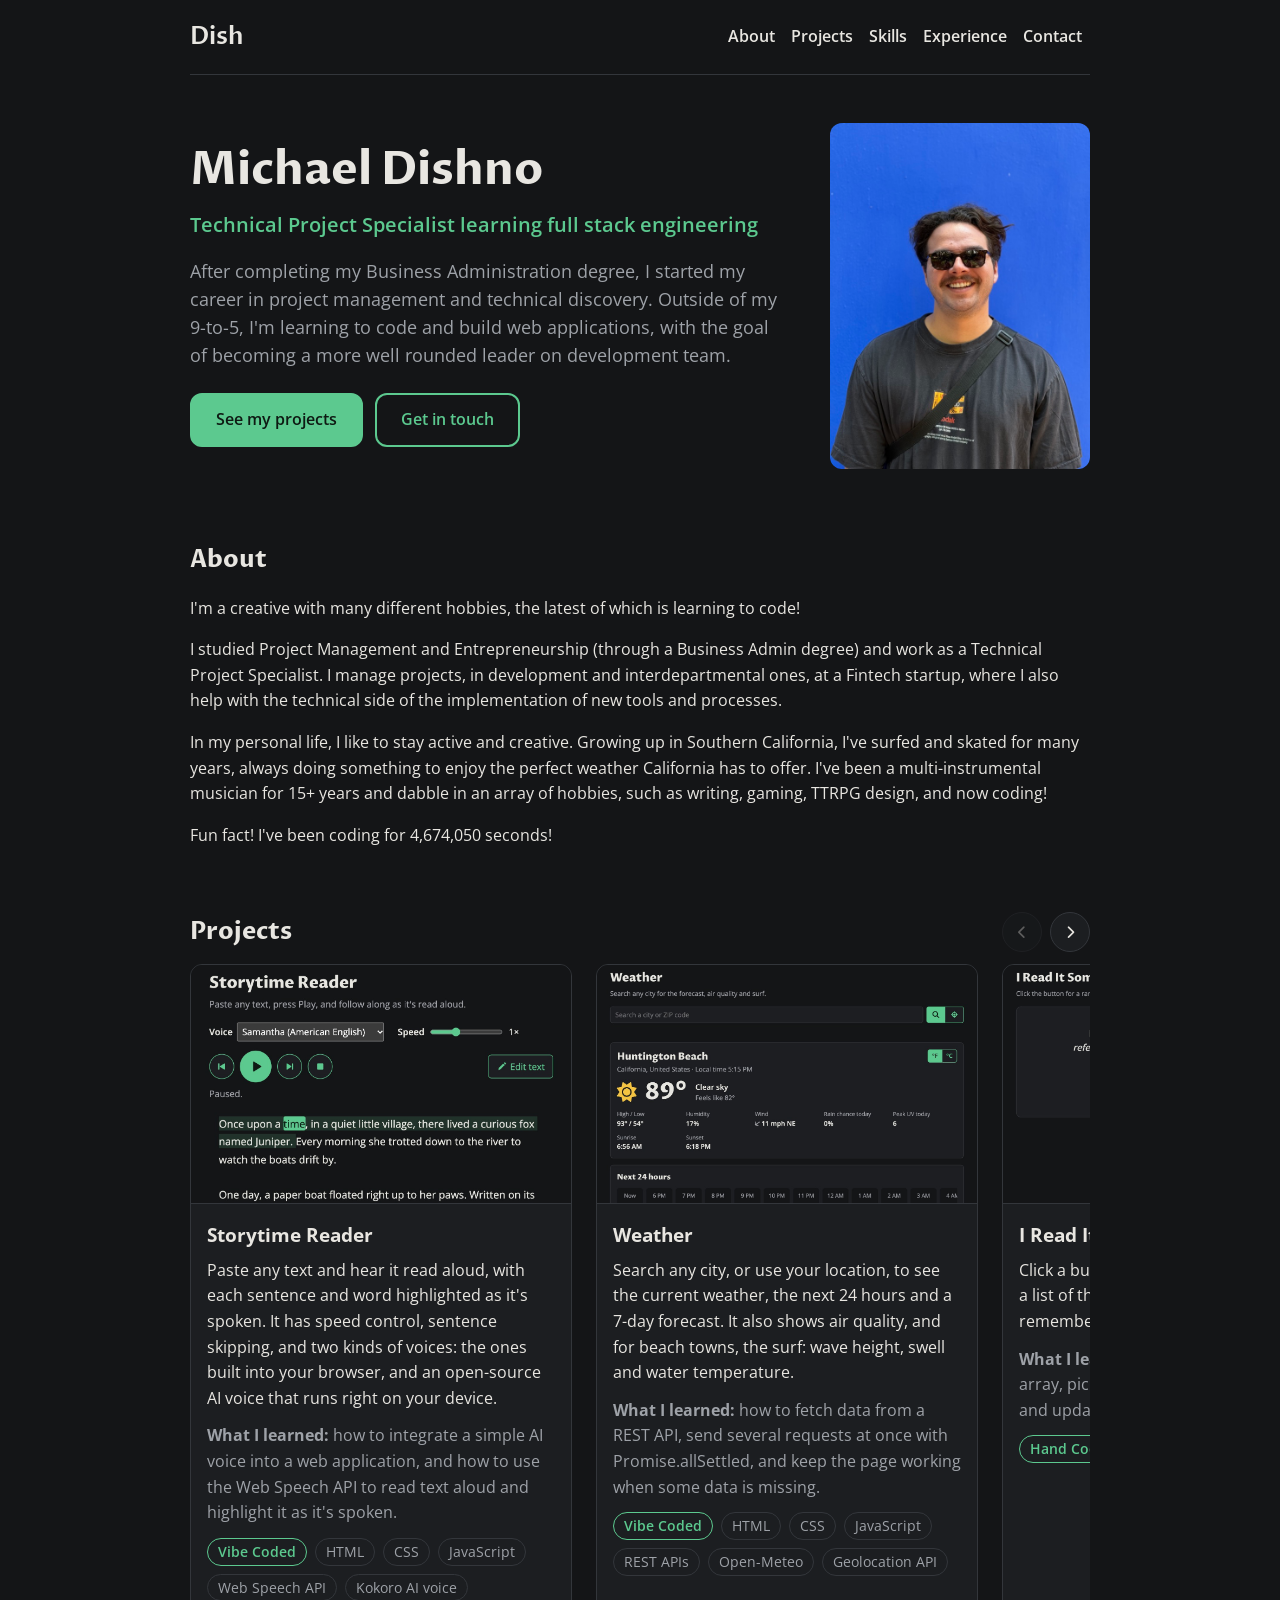
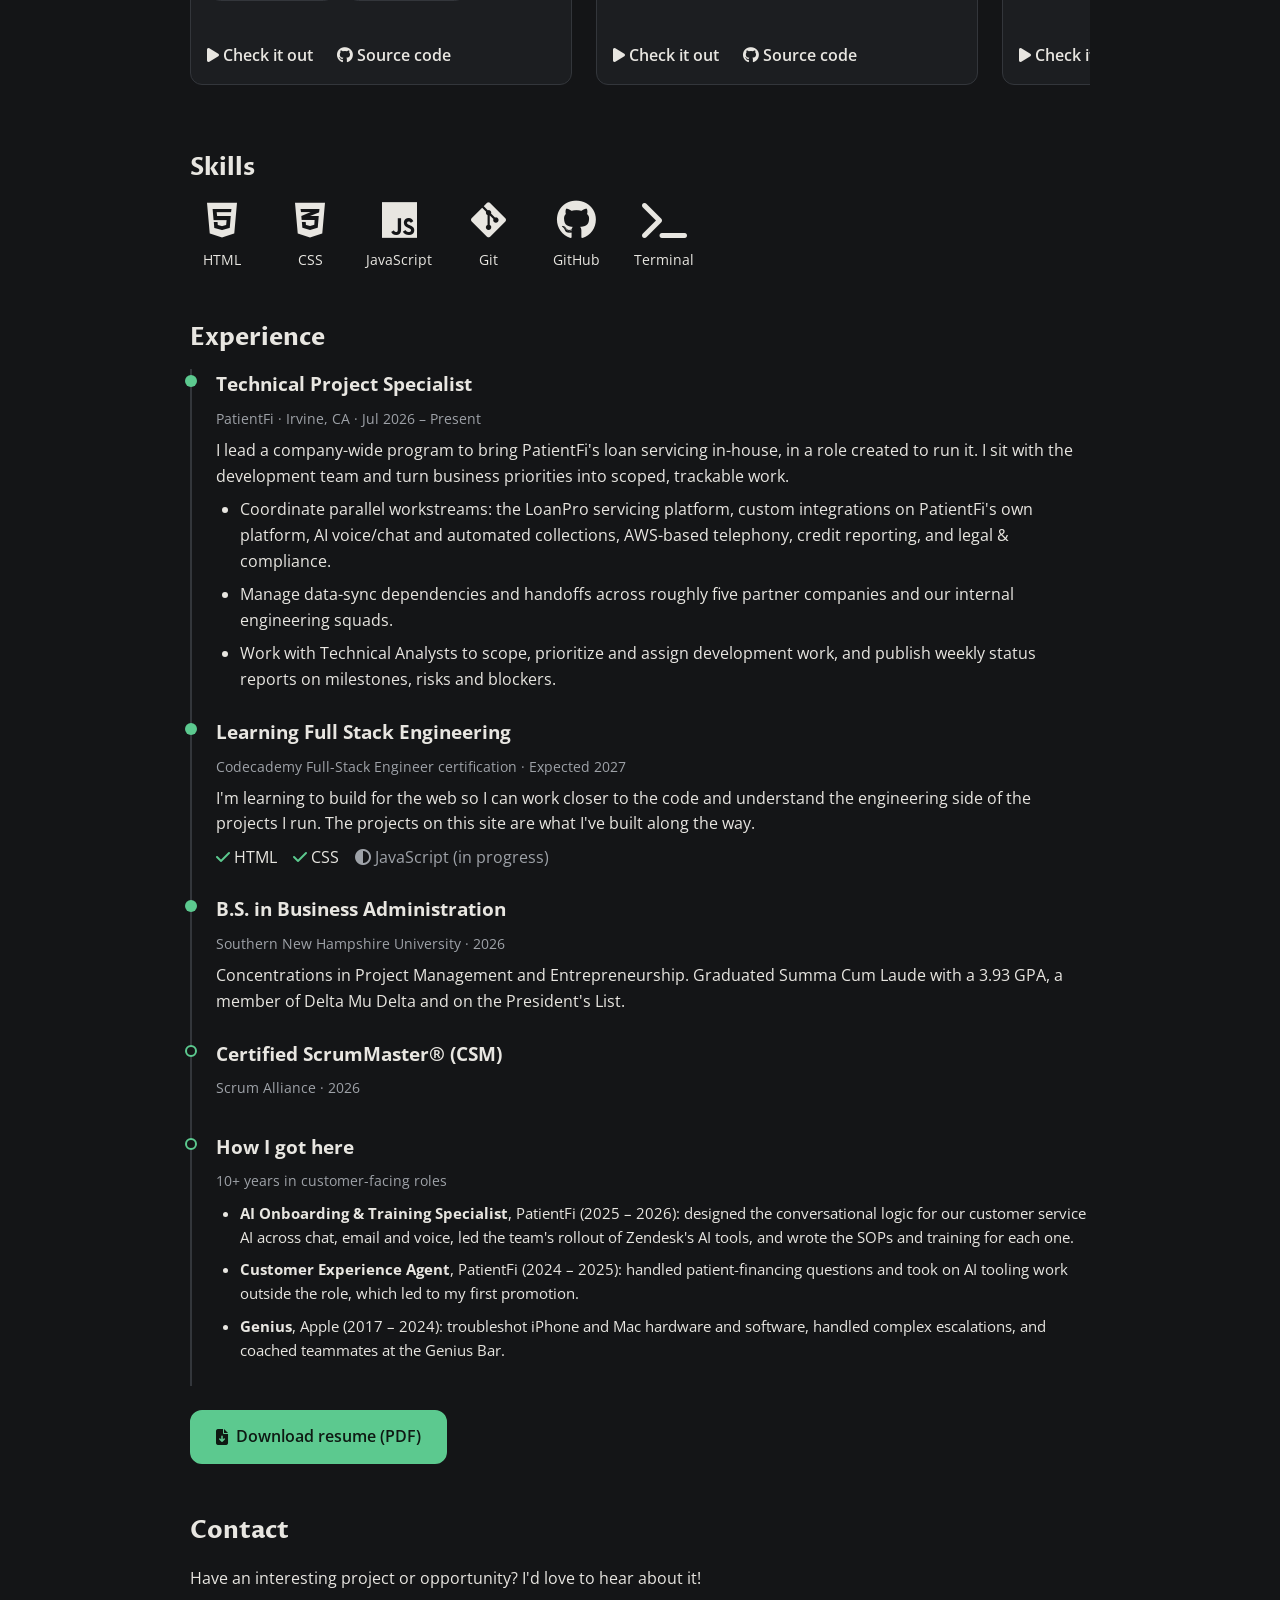
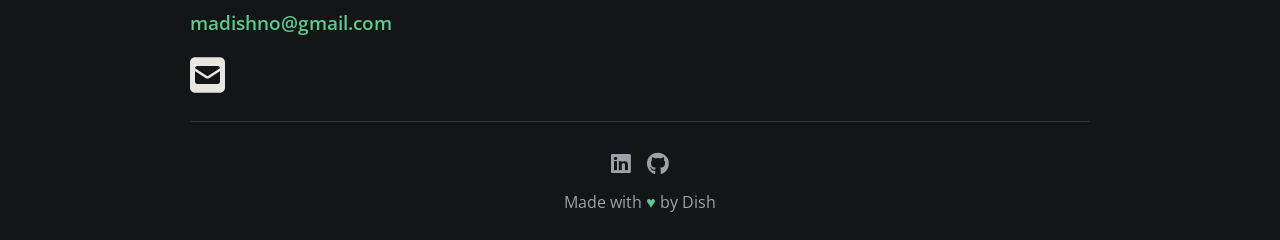
<file: index.html>
<!DOCTYPE html>
<html lang="en">
  <!--
    The <head> holds information ABOUT the page (title, styles, etc.).
    Nothing in here shows up on the page itself.
  -->
  <head>
    <meta charset="UTF-8" />
    <!-- This line makes the site look right on phones -->
    <meta name="viewport" content="width=device-width, initial-scale=1.0" />
    <title>Michael Dishno | Portfolio</title>
    <!-- Shows up under the link in search results and when the link is shared -->
    <meta
      name="description"
      content="Michael Dishno, a Technical Project Specialist learning full stack engineering. Projects, experience and contact info."
    />
    <!-- The little icon in the browser tab: a green "D" drawn with SVG -->
    <link
      rel="icon"
      href="data:image/svg+xml,<svg xmlns='http://www.w3.org/2000/svg' viewBox='0 0 100 100'><rect width='100' height='100' rx='20' fill='%23141517'/><text x='50' y='72' font-family='sans-serif' font-size='68' font-weight='700' fill='%235cc98f' text-anchor='middle'>D</text></svg>"
    />

    <!-- Our own styles -->
    <link rel="stylesheet" href="css/style.css" />
    <!-- Font Awesome: gives us free icons like <i class="fa-brands fa-github"></i> -->
    <link
      rel="stylesheet"
      href="https://cdnjs.cloudflare.com/ajax/libs/font-awesome/6.5.1/css/all.min.css"
    />
  </head>

  <!-- The <body> holds everything you actually see on the page -->
  <body>
    <!-- ===== NAVIGATION BAR ===== -->
    <!-- Links starting with # jump to the section with that id on this page -->
    <nav>
      <h2 id="logo"><a href="index.html">Dish</a></h2>
      <ul class="navigation-items">
        <li><a href="#about">About</a></li>
        <li><a href="#projects">Projects</a></li>
        <li><a href="#skills">Skills</a></li>
        <li><a href="#experience">Experience</a></li>
        <li><a href="#contact">Contact</a></li>
      </ul>
    </nav>

    <main>
      <!-- ===== HERO ===== -->
      <!-- The first thing visitors see: who you are and what you do -->
      <section id="hero">
        <div class="hero-text">
          <h1>Michael Dishno</h1>
          <p class="hero-title">Technical Project Specialist learning full stack engineering</p>
          <!-- Placeholder: one or two sentences about what you do, in your own words -->
          <p class="hero-intro">
            After completing my Business Administration degree, I started my career 
            in project management and technical discovery. Outside of my 9-to-5, I'm learning to code and 
            build web applications, with the goal of becoming a more well rounded leader on development team.
          </p>
          <div class="hero-buttons">
            <a href="#projects" class="button">See my projects</a>
            <a href="#contact" class="button button-outline">Get in touch</a>
          </div>
        </div>

        <!-- To use a different photo: put it in the images folder and change src -->
        <img
          src="images/photo-of-me.jpeg"
          alt="A photo of Michael Dishno"
          class="portrait"
        />
      </section>

      <!-- ===== ABOUT ===== -->
      <section id="about">
        <h2>About</h2>
        <p>
          I'm a creative with many different hobbies,
          the latest of which is learning to code!
        </p>
        <p>
          I studied Project Management and Entrepreneurship (through a
          Business Admin degree) and work as a Technical Project Specialist.
          I manage projects, in development and interdepartmental ones, at a Fintech startup,
          where I also help with the technical side of the implementation of new tools and processes.
        </p>
        <p>
          In my personal life, I like to stay active and creative. Growing up in
          Southern California, I've surfed and skated for many years, always doing something
          to enjoy the perfect weather California has to offer. I've been a
          multi-instrumental musician for 15+ years and dabble in an array of
          hobbies, such as writing, gaming, TTRPG design, and now coding!
        </p>
        <p>
          Fun fact! I've been coding for
          <!-- js/script.js fills in this number and updates it every second -->
          <span id="time-container">0</span> seconds!
        </p>
      </section>

      <!-- ===== PROJECTS ===== -->
      <!--
        Each project is an <article class="project-card">.
        To add a project, copy one whole <article>...</article> block and edit it.
        The cards sit in a row that scrolls sideways; the arrow buttons are wired up in js/script.js.
      -->
      <section id="projects">
        <div class="section-header">
          <h2>Projects</h2>
          <div class="carousel-buttons">
            <button type="button" class="carousel-button" id="projects-prev" aria-label="Previous project">
              <i class="fa-solid fa-chevron-left"></i>
            </button>
            <button type="button" class="carousel-button" id="projects-next" aria-label="Next project">
              <i class="fa-solid fa-chevron-right"></i>
            </button>
          </div>
        </div>
        <!-- tabindex="0" lets keyboard users focus the row and scroll it with the arrow keys -->
        <div class="project-carousel" id="project-carousel" tabindex="0" aria-label="Projects">
          <article class="project-card">
            <a href="storytime-reader.html">
              <img
                src="images/storytime-reader.jpg"
                alt="Storytime Reader highlighting a sentence and word as it reads a story aloud"
                class="project-image"
              />
            </a>
            <div class="project-body">
              <h3>Storytime Reader</h3>
              <p>
                Paste any text and hear it read aloud, with each sentence and
                word highlighted as it's spoken. It has speed control, sentence
                skipping, and two kinds of voices: the ones built into your
                browser, and an open-source AI voice that runs right on your
                device.
              </p>
              <!-- Placeholder: a choice you made or something you learned building it -->
              <p class="project-learned">
                <strong>What I learned:</strong> how to integrate a simple
                AI voice into a web application, and how to use the Web Speech
                API to read text aloud and highlight it as it's spoken.
              </p>
              <ul class="tags">
                <li class="tag-process">Vibe Coded</li>
                <li>HTML</li>
                <li>CSS</li>
                <li>JavaScript</li>
                <li>Web Speech API</li>
                <li>Kokoro AI voice</li>
              </ul>
              <div class="project-links">
                <a href="storytime-reader.html"><i class="fa-solid fa-play"></i> Check it out</a>
                <a href="https://github.com/dishyyman/portfolio"><i class="fa-brands fa-github"></i> Source code</a>
              </div>
            </div>
          </article>

          <article class="project-card">
            <a href="weather.html">
              <img
                src="images/weather.jpg"
                alt="The Weather app showing current conditions and the next 24 hours for Huntington Beach"
                class="project-image"
              />
            </a>
            <div class="project-body">
              <h3>Weather</h3>
              <p>
                Search any city, or use your location, to see the current
                weather, the next 24 hours and a 7-day forecast. It also shows
                air quality, and for beach towns, the surf: wave height, swell
                and water temperature.
              </p>
              <p class="project-learned">
                <strong>What I learned:</strong> how to fetch data from a REST
                API, send several requests at once with Promise.allSettled, and
                keep the page working when some data is missing.
              </p>
              <ul class="tags">
                <li class="tag-process">Vibe Coded</li>
                <li>HTML</li>
                <li>CSS</li>
                <li>JavaScript</li>
                <li>REST APIs</li>
                <li>Open-Meteo</li>
                <li>Geolocation API</li>
              </ul>
              <div class="project-links">
                <a href="weather.html"><i class="fa-solid fa-play"></i> Check it out</a>
                <a href="https://github.com/dishyyman/portfolio"><i class="fa-brands fa-github"></i> Source code</a>
              </div>
            </div>
          </article>

          <article class="project-card">
            <a href="i-read-it-somewhere.html">
              <img
                src="images/i-read-it-somewhere.jpg"
                alt="I Read It Somewhere showing a random phrase above the shuffle button"
                class="project-image"
              />
            </a>
            <div class="project-body">
              <h3>I Read It Somewhere</h3>
              <p>
                Click a button and get a random phrase from a list of things
                I've read and want to remember.
              </p>
              <!-- Placeholder: fill this in once you've built it -->
              <p class="project-learned">
                <strong>What I learned:</strong> how to store a list in an
                array, pick a random item with Math.random, and update the
                page when a button is clicked.
              </p>
              <ul class="tags">
                <li class="tag-process">Hand Coded</li>
                <li>HTML</li>
                <li>CSS</li>
                <li>JavaScript</li>
              </ul>
              <div class="project-links">
                <a href="i-read-it-somewhere.html"><i class="fa-solid fa-play"></i> Check it out</a>
                <a href="https://github.com/dishyyman/portfolio"><i class="fa-brands fa-github"></i> Source code</a>
              </div>
            </div>
          </article>

          <article class="project-card">
            <a href="episode-timer.html">
              <img
                src="images/episode-timer.jpg"
                alt="Episode Timer counting down the Rewatchability segment, with the episode timeline below and the run sheet beside it"
                class="project-image"
              />
            </a>
            <div class="project-body">
              <h3>Episode Timer</h3>
              <p>
                A countdown for recording a podcast episode. It walks through
                each segment, shows what to talk about, and turns yellow when
                there are 2 minutes left. Play, pause, skip 30 seconds, jump
                between segments or drag the timeline like a video, and go full
                screen to read it from across the room.
              </p>
              <!-- Placeholder: a choice you made or something you learned building it -->
              <p class="project-learned">
                <strong>What I learned:</strong> how to keep a timer accurate by
                measuring from the clock instead of counting ticks, and how to
                use the Fullscreen and Screen Wake Lock APIs.
              </p>
              <ul class="tags">
                <li class="tag-process">Vibe Coded</li>
                <li>HTML</li>
                <li>CSS</li>
                <li>JavaScript</li>
                <li>Fullscreen API</li>
                <li>Wake Lock API</li>
              </ul>
              <div class="project-links">
                <a href="episode-timer.html"><i class="fa-solid fa-play"></i> Check it out</a>
                <a href="https://github.com/dishyyman/portfolio"><i class="fa-brands fa-github"></i> Source code</a>
              </div>
            </div>
          </article>
        </div>
      </section>

      <!-- ===== SKILLS ===== -->
      <!--
        Each <i> is an icon from Font Awesome. Find more at
        https://fontawesome.com/search?ic=brands  (copy the class names).
        The <span> under each icon is its name, so it's readable without hovering.
      -->
      <section id="skills">
        <h2>Skills</h2>
        <ul id="skills-container">
          <li><i class="fa-brands fa-html5"></i><span>HTML</span></li>
          <li><i class="fa-brands fa-css3-alt"></i><span>CSS</span></li>
          <li><i class="fa-brands fa-js"></i><span>JavaScript</span></li>
          <li><i class="fa-brands fa-git-alt"></i><span>Git</span></li>
          <li><i class="fa-brands fa-github"></i><span>GitHub</span></li>
          <li><i class="fa-solid fa-terminal"></i><span>Terminal</span></li>
        </ul>
      </section>

      <!-- ===== EXPERIENCE ===== -->
      <!--
        Each job, degree or course is an <article class="timeline-item">.
        The three main items come first. Copy a whole <article>...</article> block to add one.
        Add "timeline-item-minor" to the class for smaller, supporting items (hollow dot).
      -->
      <section id="experience">
        <h2>Experience</h2>
        <div class="timeline">
          <article class="timeline-item">
            <h3>Technical Project Specialist</h3>
            <p class="timeline-meta">PatientFi · Irvine, CA · Jul 2026 – Present</p>
            <p>
              I lead a company-wide program to bring PatientFi's loan servicing
              in-house, in a role created to run it. I sit with the development
              team and turn business priorities into scoped, trackable work.
            </p>
            <ul>
              <li>
                Coordinate parallel workstreams: the LoanPro servicing platform,
                custom integrations on PatientFi's own platform, AI voice/chat and
                automated collections, AWS-based telephony, credit reporting, and
                legal &amp; compliance.
              </li>
              <li>
                Manage data-sync dependencies and handoffs across roughly five
                partner companies and our internal engineering squads.
              </li>
              <li>
                Work with Technical Analysts to scope, prioritize and assign
                development work, and publish weekly status reports on milestones,
                risks and blockers.
              </li>
            </ul>
          </article>

          <article class="timeline-item">
            <h3>Learning Full Stack Engineering</h3>
            <p class="timeline-meta">Codecademy Full-Stack Engineer certification · Expected 2027</p>
            <p>
              I'm learning to build for the web so I can work closer to the code
              and understand the engineering side of the projects I run. The
              projects on this site are what I've built along the way.
            </p>
            <ul class="progress-list">
              <li class="done"><i class="fa-solid fa-check"></i> HTML</li>
              <li class="done"><i class="fa-solid fa-check"></i> CSS</li>
              <li><i class="fa-solid fa-circle-half-stroke"></i> JavaScript (in progress)</li>
            </ul>
          </article>

          <article class="timeline-item">
            <h3>B.S. in Business Administration</h3>
            <p class="timeline-meta">Southern New Hampshire University · 2026</p>
            <p>
              Concentrations in Project Management and Entrepreneurship. Graduated
              Summa Cum Laude with a 3.93 GPA, a member of Delta Mu Delta and on
              the President's List.
            </p>
          </article>

          <article class="timeline-item timeline-item-minor">
            <h3>Certified ScrumMaster® (CSM)</h3>
            <p class="timeline-meta">Scrum Alliance · 2026</p>
          </article>

          <article class="timeline-item timeline-item-minor">
            <h3>How I got here</h3>
            <p class="timeline-meta">10+ years in customer-facing roles</p>
            <ul>
              <li>
                <strong>AI Onboarding &amp; Training Specialist</strong>, PatientFi
                (2025 – 2026): designed the conversational logic for our customer
                service AI across chat, email and voice, led the team's rollout of
                Zendesk's AI tools, and wrote the SOPs and training for each one.
              </li>
              <li>
                <strong>Customer Experience Agent</strong>, PatientFi (2024 – 2025):
                handled patient-financing questions and took on AI tooling work
                outside the role, which led to my first promotion.
              </li>
              <li>
                <strong>Genius</strong>, Apple (2017 – 2024): troubleshot iPhone and
                Mac hardware and software, handled complex escalations, and coached
                teammates at the Genius Bar.
              </li>
            </ul>
          </article>
        </div>

        <!--
          To make this work: save your resume as resume.pdf in the files folder.
          "download" tells the browser to save the file instead of opening it.
        -->
        <a href="files/resume.pdf" class="button" download>
          <i class="fa-solid fa-file-arrow-down"></i> Download resume (PDF)
        </a>
      </section>

      <!-- ===== CONTACT ===== -->
      <section id="contact">
        <h2>Contact</h2>
        <p>Have an interesting project or opportunity? I'd love to hear about it!</p>
        <!-- "mailto:" links open the visitor's email app with your address filled in -->
        <p>
          <a href="mailto:madishno@gmail.com" class="email-link">madishno@gmail.com</a>
        </p>
        <div class="contact-links">
          <a href="mailto:madishno@gmail.com" aria-label="Email"><i class="fa-solid fa-square-envelope icon"></i></a>
        </div>
      </section>
    </main>

    <!-- ===== FOOTER ===== -->
    <footer>
      <div class="footer-links">
        <a href="https://www.linkedin.com/in/michael-dishno" aria-label="LinkedIn"><i class="fa-brands fa-linkedin"></i></a>
        <a href="https://github.com/dishyyman" aria-label="GitHub"><i class="fa-brands fa-github"></i></a>
      </div>
      Made with <span class="heart">♥</span> by Dish
    </footer>

    <!-- JavaScript goes at the end so the page loads first -->
    <script src="js/script.js"></script>
  </body>
</html>
</file>
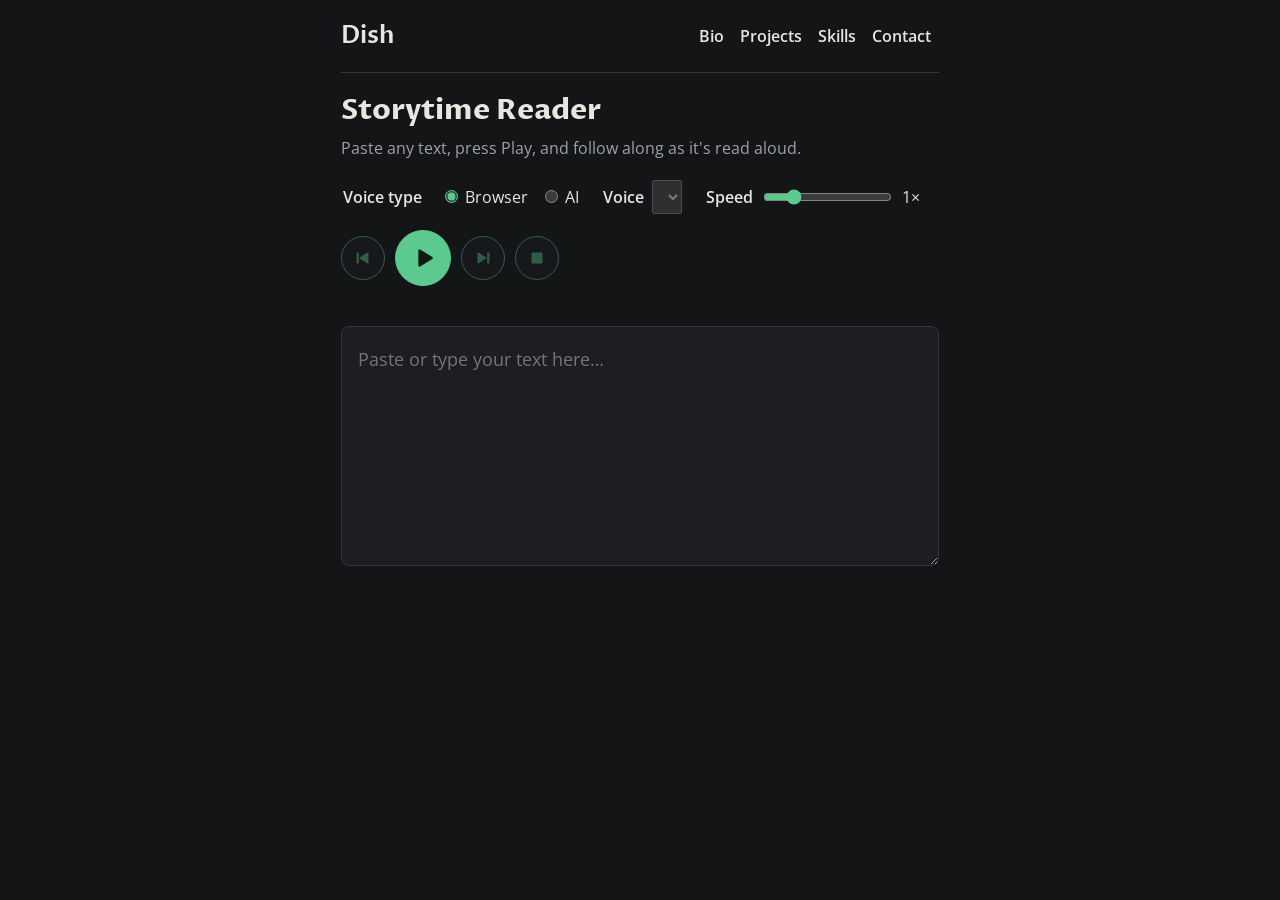
<file: storytime-reader/index.html>
<!doctype html>
<html lang="en">
<head>
  <meta charset="utf-8">
  <meta name="viewport" content="width=device-width, initial-scale=1">
  <title>Dish | Storytime Reader</title>
  <meta name="theme-color" content="#141517">
  <meta name="description" content="Paste any text and hear it read aloud, with word-by-word highlighting.">
  <link rel="icon" href="data:image/svg+xml,<svg xmlns='http://www.w3.org/2000/svg' viewBox='0 0 100 100'><text y='.9em' font-size='90'>📖</text></svg>">
  <!-- Same fonts as the rest of the portfolio -->
  <link rel="stylesheet" href="https://fonts.googleapis.com/css2?family=Open+Sans:wght@400;600&family=Proza+Libre:wght@700&display=swap">
  <link rel="stylesheet" href="style.css">
  <script type="module" src="script.js"></script>
</head>
<body>
  <!-- Icons. Each <symbol> is drawn once here and reused in the buttons with
       <use href="#icon-...">. They use currentColor, so they match the button's text color. -->
  <svg class="icon-sprite" aria-hidden="true">
    <symbol id="icon-play" viewBox="0 0 24 24"><path d="M8 5.5v13a1 1 0 0 0 1.5.86l10.5-6.5a1 1 0 0 0 0-1.72L9.5 4.64A1 1 0 0 0 8 5.5z"/></symbol>
    <symbol id="icon-pause" viewBox="0 0 24 24"><rect x="6" y="5" width="4" height="14" rx="1"/><rect x="14" y="5" width="4" height="14" rx="1"/></symbol>
    <symbol id="icon-stop" viewBox="0 0 24 24"><rect x="6" y="6" width="12" height="12" rx="1.5"/></symbol>
    <symbol id="icon-previous" viewBox="0 0 24 24"><rect x="5" y="6" width="2.5" height="12" rx="1"/><path d="M18 7v10a1 1 0 0 1-1.55.83l-7.5-5a1 1 0 0 1 0-1.66l7.5-5A1 1 0 0 1 18 7z"/></symbol>
    <symbol id="icon-next" viewBox="0 0 24 24"><rect x="16.5" y="6" width="2.5" height="12" rx="1"/><path d="M6 7v10a1 1 0 0 0 1.55.83l7.5-5a1 1 0 0 0 0-1.66l-7.5-5A1 1 0 0 0 6 7z"/></symbol>
    <symbol id="icon-edit" viewBox="0 0 24 24"><path d="M4 20l1-4.5L15.5 5l3.5 3.5L8.5 19z"/><path d="M16.75 3.75l1.5-1.5a1 1 0 0 1 1.4 0l2.1 2.1a1 1 0 0 1 0 1.4l-1.5 1.5z"/></symbol>
  </svg>

  <main>
    <!-- Same nav as the portfolio pages. "../" means "go up one folder" to the portfolio. -->
    <nav>
      <h2 id="logo"><a href="../index.html">Dish</a></h2>
      <ul class="navigation-items">
        <li><a href="../index.html#bio">Bio</a></li>
        <li><a href="../index.html#projects">Projects</a></li>
        <li><a href="../index.html#skills">Skills</a></li>
        <li><a href="../contact.html">Contact</a></li>
      </ul>
    </nav>

    <header>
      <h1>Storytime Reader</h1>
      <p class="tagline">Paste any text, press Play, and follow along as it's read aloud.</p>
    </header>

    <section class="controls" aria-label="Reading controls">
      <div class="settings">
        <fieldset class="engine-toggle">
          <legend>Voice type</legend>
          <label><input type="radio" name="engine" value="browser" checked> Browser</label>
          <label><input type="radio" name="engine" value="ai"> AI</label>
        </fieldset>

        <label class="control">
          Voice
          <select id="voice-select"></select>
        </label>

        <label class="control">
          Speed
          <input id="speed" type="range" min="0.5" max="3" step="0.25" value="1">
          <output id="speed-label" for="speed">1×</output>
        </label>
      </div>

      <div class="transport">
        <button id="prev-btn" class="icon-btn" aria-label="Previous sentence" title="Previous sentence" disabled>
          <svg aria-hidden="true"><use href="#icon-previous"/></svg>
        </button>
        <button id="play-btn" class="icon-btn play" aria-label="Play" title="Play">
          <svg aria-hidden="true"><use id="play-icon" href="#icon-play"/></svg>
        </button>
        <button id="next-btn" class="icon-btn" aria-label="Next sentence" title="Next sentence" disabled>
          <svg aria-hidden="true"><use href="#icon-next"/></svg>
        </button>
        <button id="stop-btn" class="icon-btn" aria-label="Stop" title="Stop" disabled>
          <svg aria-hidden="true"><use href="#icon-stop"/></svg>
        </button>
        <button id="edit-btn" class="edit-btn" hidden>
          <svg aria-hidden="true"><use href="#icon-edit"/></svg>
          Edit text
        </button>
      </div>

      <!-- Shows while the AI voice model downloads (after picking "AI"). -->
      <progress id="load-progress" max="1" value="0" hidden></progress>
      <p id="status" class="status" role="status" aria-live="polite"></p>
      <p id="note" class="note" hidden></p>
    </section>

    <!-- The textarea is for typing/pasting. While reading, it's swapped for the
         reading view, where every sentence and word is its own <span>. -->
    <section class="text-box">
      <!-- Shows after pressing Play while the voice gets ready to speak. -->
      <div id="loading-bar" class="loading-bar" aria-hidden="true"><div></div></div>
      <label for="text-input" class="visually-hidden">Text to read</label>
      <textarea id="text-input" placeholder="Paste or type your text here…"></textarea>
      <div id="reading-view" class="reading-view" hidden></div>
    </section>
  </main>
</body>
</html>
</file>
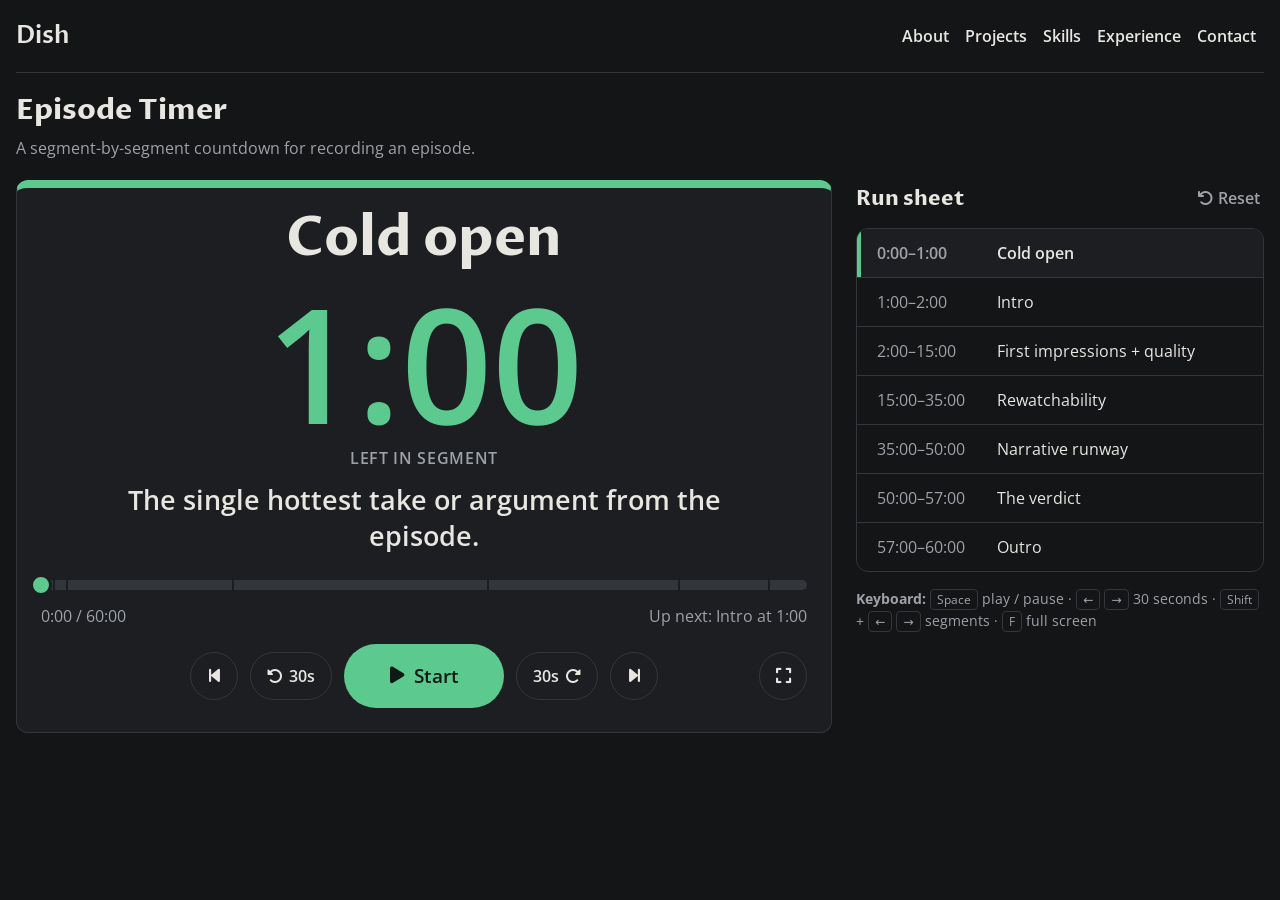
<file: episode-timer.html>
<!doctype html>
<html lang="en">
<head>
  <meta charset="utf-8">
  <meta name="viewport" content="width=device-width, initial-scale=1">
  <title>Dish | Episode Timer</title>
  <meta name="theme-color" content="#141517">
  <meta name="description" content="A countdown timer for recording a podcast episode, showing what to talk about in each segment.">
  <link rel="icon" href="data:image/svg+xml,<svg xmlns='http://www.w3.org/2000/svg' viewBox='0 0 100 100'><text y='.9em' font-size='90'>⏱️</text></svg>">
  <!-- Same fonts as the rest of the portfolio -->
  <link rel="stylesheet" href="https://fonts.googleapis.com/css2?family=Open+Sans:wght@400;600&family=Proza+Libre:wght@700&display=swap">
  <!-- Font Awesome: icons like <i class="fa-solid fa-play"></i> -->
  <link rel="stylesheet" href="https://cdnjs.cloudflare.com/ajax/libs/font-awesome/6.5.1/css/all.min.css">
  <link rel="stylesheet" href="css/episode-timer.css">
</head>
<body>
  <main>
    <!-- Same nav as the other portfolio pages. -->
    <nav>
      <h2 id="logo"><a href="index.html">Dish</a></h2>
      <ul class="navigation-items">
        <li><a href="index.html#about">About</a></li>
        <li><a href="index.html#projects">Projects</a></li>
        <li><a href="index.html#skills">Skills</a></li>
        <li><a href="index.html#experience">Experience</a></li>
        <li><a href="index.html#contact">Contact</a></li>
      </ul>
    </nav>

    <header>
      <h1>Episode Timer</h1>
      <p class="tagline">A segment-by-segment countdown for recording an episode.</p>
    </header>

    <!-- On wide screens (like an iPad sideways) the timer and run sheet sit side by side -->
    <div class="layout">
      <!--
        The timer. js/episode-timer.js fills in everything with an id.
        data-state tells the CSS which color to use:
          "normal" = green, "warning" = yellow, "over" = red.
        The JS also adds the class "is-paused" when the timer is paused partway through,
        and data-flash ("red" / "white") for 3 seconds when a new segment starts.
      -->
      <section id="timer" class="timer" data-state="normal" aria-label="Episode timer">

        <!-- aria-live makes screen readers announce the new segment when it changes -->
        <h2 id="segment-title" class="segment-title" aria-live="polite">Cold open</h2>

        <!-- The big countdown: time left in the current segment -->
        <p class="countdown">
          <span id="countdown">1:00</span>
          <span id="countdown-label" class="countdown-label">left in segment</span>
        </p>

        <p id="segment-focus" class="segment-focus"></p>

        <!--
          The whole episode as one bar. Click or drag it to jump, like a video.
          The JS adds a tick mark where each segment starts.
          role="slider" tells screen readers it's something you can move.
        -->
        <div class="progress">
          <div id="progress-bar" class="progress-bar" role="slider" tabindex="0" aria-label="Episode position"
               aria-valuemin="0" aria-valuemax="3600" aria-valuenow="0">
            <div class="progress-track">
              <div id="progress-fill" class="progress-fill"></div>
              <div id="progress-ticks" class="progress-ticks"></div>
            </div>
            <div id="progress-thumb" class="progress-thumb"></div>
            <div id="progress-hover" class="progress-hover" hidden></div>
          </div>
          <div class="progress-info">
            <span><span id="elapsed">0:00</span> / <span id="total">60:00</span></span>
            <span id="up-next" class="up-next"></span>
          </div>
        </div>

        <!-- The playback buttons sit in the middle, with full screen off to the right (like a video player) -->
        <div class="controls">
          <div class="controls-main">
            <button id="prev-btn" type="button" class="icon-button" aria-label="Previous segment" title="Previous segment (Shift + ←)">
              <i class="fa-solid fa-backward-step" aria-hidden="true"></i>
            </button>
            <button id="back-btn" type="button" class="skip-button" aria-label="Back 30 seconds" title="Back 30 seconds (←)">
              <i class="fa-solid fa-rotate-left" aria-hidden="true"></i> 30s
            </button>
            <button id="play-btn" type="button" class="play-button">
              <i id="play-icon" class="fa-solid fa-play" aria-hidden="true"></i>
              <span id="play-label">Start</span>
            </button>
            <button id="forward-btn" type="button" class="skip-button" aria-label="Forward 30 seconds" title="Forward 30 seconds (→)">
              30s <i class="fa-solid fa-rotate-right" aria-hidden="true"></i>
            </button>
            <button id="next-btn" type="button" class="icon-button" aria-label="Next segment" title="Next segment (Shift + →)">
              <i class="fa-solid fa-forward-step" aria-hidden="true"></i>
            </button>
          </div>
          <button id="fullscreen-btn" type="button" class="icon-button" aria-label="Full screen" title="Full screen (F)">
            <i class="fa-solid fa-expand" aria-hidden="true"></i>
          </button>
        </div>
      </section>

      <!-- ===== RUN SHEET ===== -->
      <!-- Every segment in order. Click one to jump to it. -->
      <section class="run-sheet" aria-labelledby="run-sheet-heading">
        <div class="run-sheet-header">
          <h2 id="run-sheet-heading">Run sheet</h2>
          <button id="reset-btn" type="button" class="text-button">
            <i class="fa-solid fa-arrow-rotate-left" aria-hidden="true"></i> Reset
          </button>
        </div>
        <ol id="segment-list" class="segment-list"></ol>
        <p class="shortcuts">
          <strong>Keyboard:</strong> <kbd>Space</kbd> play / pause · <kbd>←</kbd> <kbd>→</kbd> 30 seconds ·
          <kbd>Shift</kbd> + <kbd>←</kbd> <kbd>→</kbd> segments · <kbd>F</kbd> full screen
        </p>
      </section>
    </div>
  </main>

  <!-- JavaScript goes at the end so the elements exist before the script looks for them -->
  <script src="js/episode-timer.js"></script>
</body>
</html>
</file>
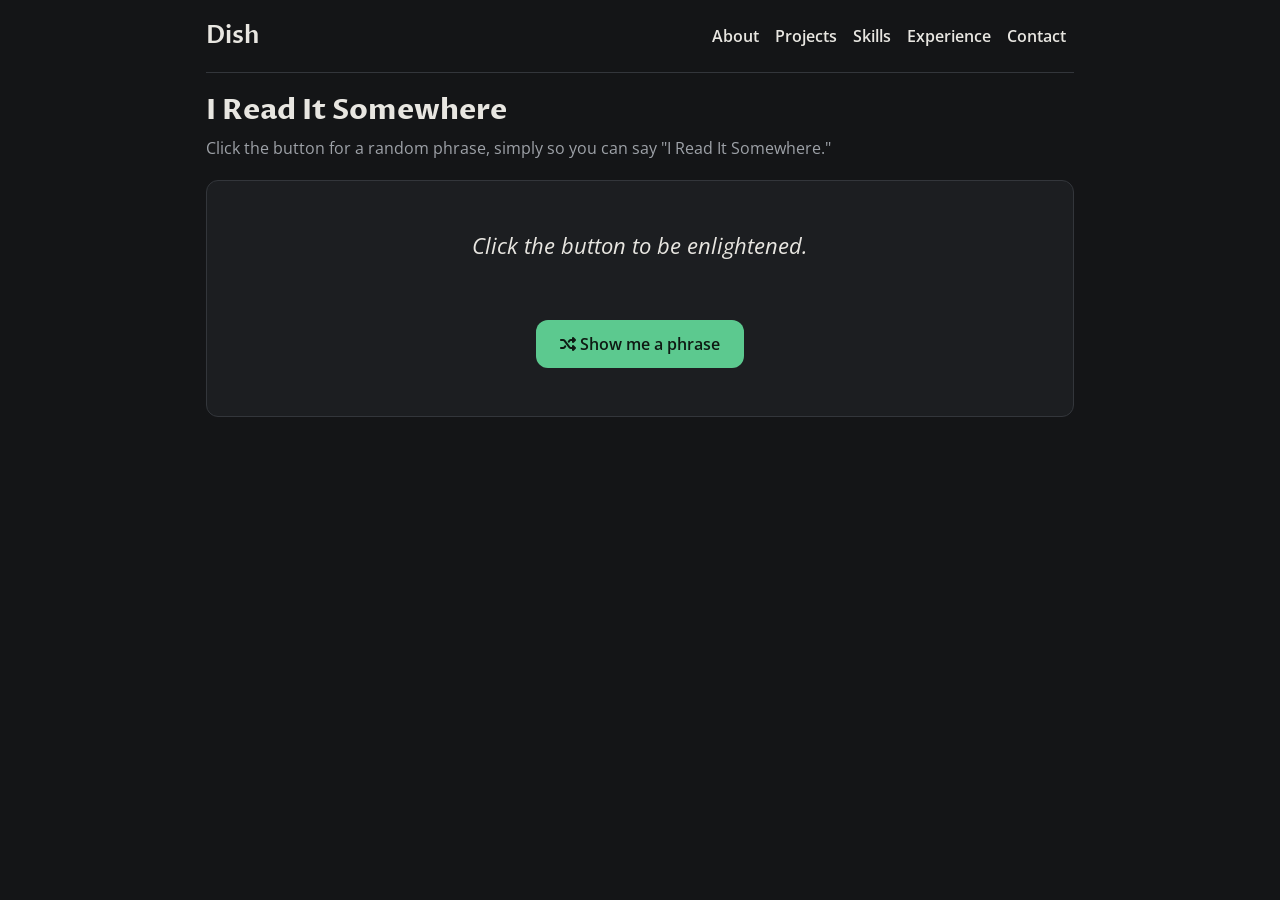
<file: i-read-it-somewhere.html>
<!doctype html>
<html lang="en">
<head>
  <meta charset="utf-8">
  <meta name="viewport" content="width=device-width, initial-scale=1">
  <title>Dish | I Read It Somewhere</title>
  <meta name="theme-color" content="#141517">
  <meta name="description" content="Click the button for a random phrase I read somewhere.">
  <link rel="icon" href="data:image/svg+xml,<svg xmlns='http://www.w3.org/2000/svg' viewBox='0 0 100 100'><text y='.9em' font-size='90'>📖</text></svg>">
  <!-- Same fonts as the rest of the portfolio -->
  <link rel="stylesheet" href="https://fonts.googleapis.com/css2?family=Open+Sans:wght@400;600&family=Proza+Libre:wght@700&display=swap">
  <!-- Font Awesome: icons like <i class="fa-solid fa-shuffle"></i> -->
  <link rel="stylesheet" href="https://cdnjs.cloudflare.com/ajax/libs/font-awesome/6.5.1/css/all.min.css">
  <link rel="stylesheet" href="css/i-read-it-somewhere.css">
</head>
<body>
  <main>
    <!-- Same nav as the other portfolio pages. -->
    <nav>
      <h2 id="logo"><a href="index.html">Dish</a></h2>
      <ul class="navigation-items">
        <li><a href="index.html#about">About</a></li>
        <li><a href="index.html#projects">Projects</a></li>
        <li><a href="index.html#skills">Skills</a></li>
        <li><a href="index.html#experience">Experience</a></li>
        <li><a href="index.html#contact">Contact</a></li>
      </ul>
    </nav>

    <header>
      <h1>I Read It Somewhere</h1>
      <p class="tagline">Click the button for a random phrase,
         simply so you can say 
        "I Read It Somewhere."</p>
    </header>

    <section class="card" aria-label="Random phrase">
      <!--
        This is where the phrase shows up. Your JavaScript will find it by its id
        ("phrase") and change the text inside it.
        aria-live="polite" makes screen readers read the new phrase out loud
        whenever it changes.
      -->
      <p id="phrase" class="phrase" aria-live="polite">
        Click the button to be enlightened.
      </p>

      <!-- Your JavaScript will find this button by its id ("phrase-btn") and listen for clicks. -->
      <button id="phrase-btn" type="button" class="button">
        <i class="fa-solid fa-shuffle" aria-hidden="true"></i> Show me a phrase
      </button>
    </section>
  </main>

  <!-- JavaScript goes at the end so the button and phrase exist before the script looks for them -->
  <script src="js/i-read-it-somewhere.js"></script>
</body>
</html>
</file>
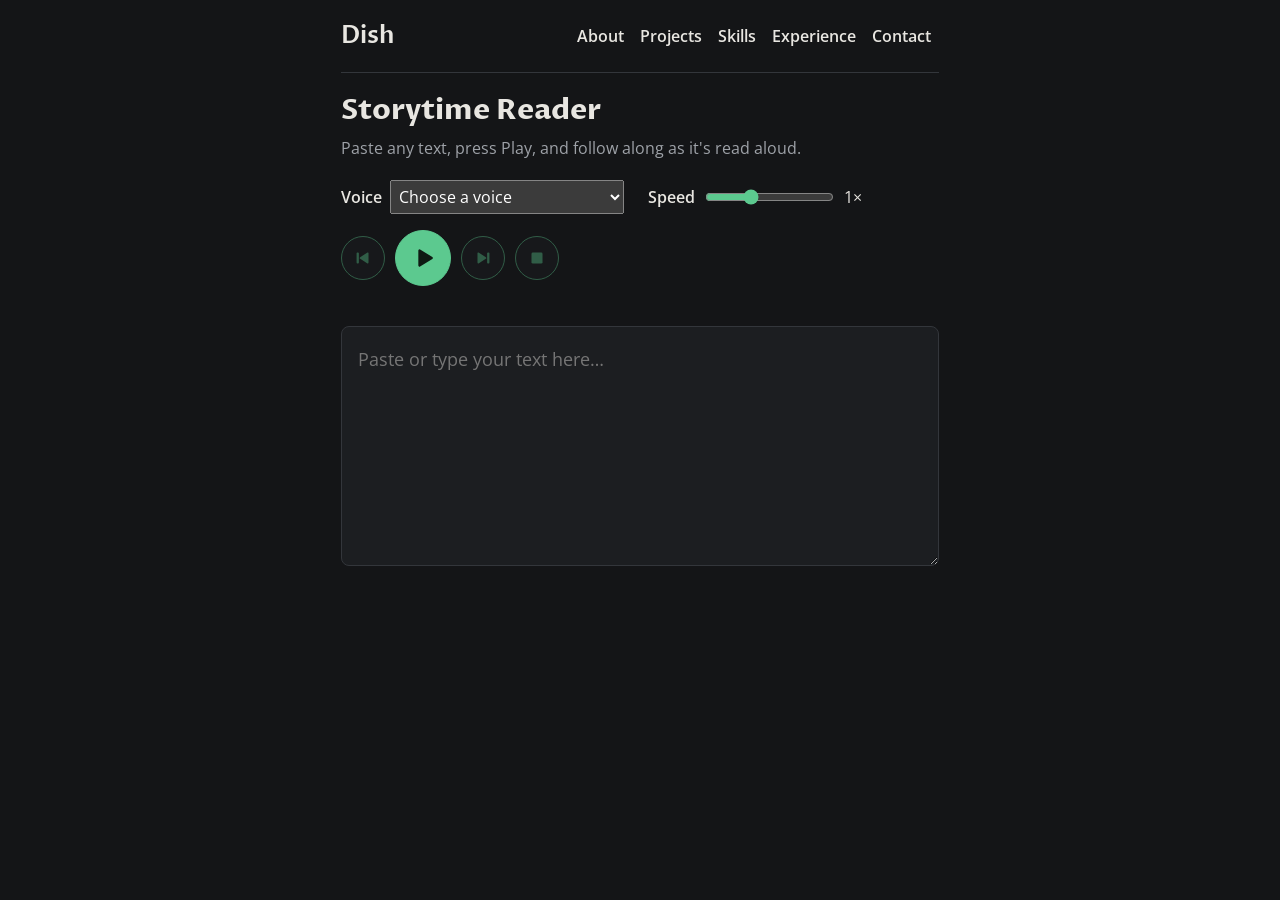
<file: storytime-reader.html>
<!doctype html>
<html lang="en">
<head>
  <meta charset="utf-8">
  <meta name="viewport" content="width=device-width, initial-scale=1">
  <title>Dish | Storytime Reader</title>
  <meta name="theme-color" content="#141517">
  <meta name="description" content="Paste any text and hear it read aloud, with word-by-word highlighting.">
  <link rel="icon" href="data:image/svg+xml,<svg xmlns='http://www.w3.org/2000/svg' viewBox='0 0 100 100'><text y='.9em' font-size='90'>📖</text></svg>">
  <!-- Same fonts as the rest of the portfolio -->
  <link rel="stylesheet" href="https://fonts.googleapis.com/css2?family=Open+Sans:wght@400;600&family=Proza+Libre:wght@700&display=swap">
  <link rel="stylesheet" href="css/storytime-reader.css">
  <script type="module" src="js/storytime-reader.js"></script>
</head>
<body>
  <!-- Icons. Each <symbol> is drawn once here and reused in the buttons with
       <use href="#icon-...">. They use currentColor, so they match the button's text color. -->
  <svg class="icon-sprite" aria-hidden="true">
    <symbol id="icon-play" viewBox="0 0 24 24"><path d="M8 5.5v13a1 1 0 0 0 1.5.86l10.5-6.5a1 1 0 0 0 0-1.72L9.5 4.64A1 1 0 0 0 8 5.5z"/></symbol>
    <symbol id="icon-pause" viewBox="0 0 24 24"><rect x="6" y="5" width="4" height="14" rx="1"/><rect x="14" y="5" width="4" height="14" rx="1"/></symbol>
    <symbol id="icon-stop" viewBox="0 0 24 24"><rect x="6" y="6" width="12" height="12" rx="1.5"/></symbol>
    <symbol id="icon-previous" viewBox="0 0 24 24"><rect x="5" y="6" width="2.5" height="12" rx="1"/><path d="M18 7v10a1 1 0 0 1-1.55.83l-7.5-5a1 1 0 0 1 0-1.66l7.5-5A1 1 0 0 1 18 7z"/></symbol>
    <symbol id="icon-next" viewBox="0 0 24 24"><rect x="16.5" y="6" width="2.5" height="12" rx="1"/><path d="M6 7v10a1 1 0 0 0 1.55.83l7.5-5a1 1 0 0 0 0-1.66l-7.5-5A1 1 0 0 0 6 7z"/></symbol>
    <symbol id="icon-edit" viewBox="0 0 24 24"><path d="M4 20l1-4.5L15.5 5l3.5 3.5L8.5 19z"/><path d="M16.75 3.75l1.5-1.5a1 1 0 0 1 1.4 0l2.1 2.1a1 1 0 0 1 0 1.4l-1.5 1.5z"/></symbol>
  </svg>

  <main>
    <!-- Same nav as the other portfolio pages. -->
    <nav>
      <h2 id="logo"><a href="index.html">Dish</a></h2>
      <ul class="navigation-items">
        <li><a href="index.html#about">About</a></li>
        <li><a href="index.html#projects">Projects</a></li>
        <li><a href="index.html#skills">Skills</a></li>
        <li><a href="index.html#experience">Experience</a></li>
        <li><a href="index.html#contact">Contact</a></li>
      </ul>
    </nav>

    <header>
      <h1>Storytime Reader</h1>
      <p class="tagline">Paste any text, press Play, and follow along as it's read aloud.</p>
    </header>

    <section class="controls" aria-label="Reading controls">
      <div class="settings">
        <label class="control">
          Voice
          <select id="voice-select"></select>
        </label>

        <label class="control">
          Speed
          <input id="speed" type="range" min="0.5" max="2" step="0.25" value="1">
          <output id="speed-label" for="speed">1×</output>
        </label>
      </div>

      <div class="transport">
        <button id="prev-btn" class="icon-btn" aria-label="Previous sentence" title="Previous sentence" disabled>
          <svg aria-hidden="true"><use href="#icon-previous"/></svg>
        </button>
        <button id="play-btn" class="icon-btn play" aria-label="Play" title="Play">
          <svg aria-hidden="true"><use id="play-icon" href="#icon-play"/></svg>
        </button>
        <button id="next-btn" class="icon-btn" aria-label="Next sentence" title="Next sentence" disabled>
          <svg aria-hidden="true"><use href="#icon-next"/></svg>
        </button>
        <button id="stop-btn" class="icon-btn" aria-label="Stop" title="Stop" disabled>
          <svg aria-hidden="true"><use href="#icon-stop"/></svg>
        </button>
        <button id="edit-btn" class="edit-btn" hidden>
          <svg aria-hidden="true"><use href="#icon-edit"/></svg>
          Edit text
        </button>
      </div>

      <!-- Shows while the AI voice model downloads (after picking an AI voice). -->
      <progress id="load-progress" max="1" value="0" hidden></progress>
      <p id="status" class="status" role="status" aria-live="polite"></p>
      <p id="note" class="note" hidden></p>
    </section>

    <!-- The textarea is for typing/pasting. While reading, it's swapped for the
         reading view, where every sentence and word is its own <span>. -->
    <section class="text-box">
      <!-- Shows after pressing Play while the voice gets ready to speak. -->
      <div id="loading-bar" class="loading-bar" aria-hidden="true"><div></div></div>
      <label for="text-input" class="visually-hidden">Text to read</label>
      <textarea id="text-input" placeholder="Paste or type your text here…"></textarea>
      <div id="reading-view" class="reading-view" hidden></div>
    </section>
  </main>
</body>
</html>
</file>
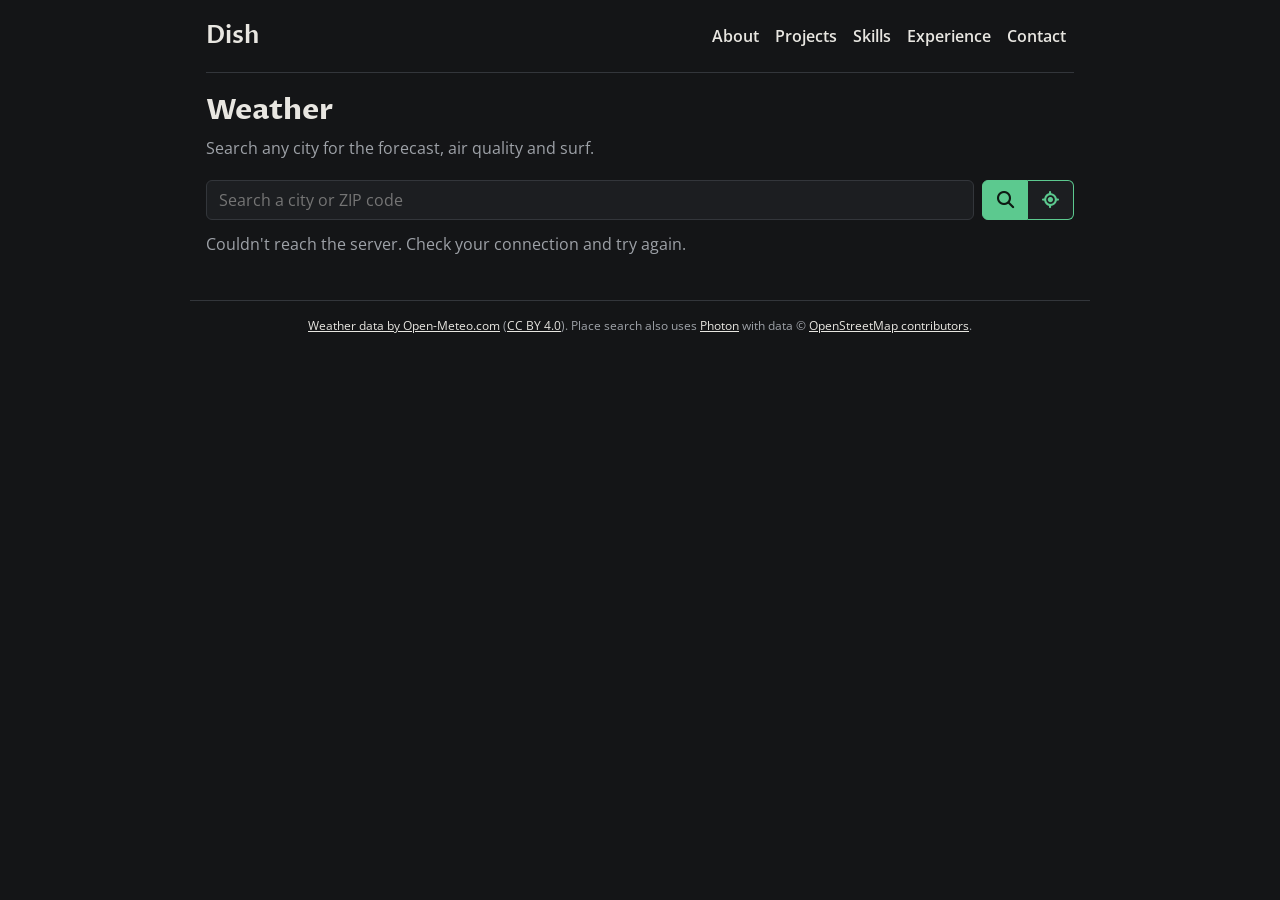
<file: weather.html>
<!doctype html>
<html lang="en">
<head>
  <meta charset="utf-8">
  <meta name="viewport" content="width=device-width, initial-scale=1">
  <title>Dish | Weather</title>
  <meta name="theme-color" content="#141517">
  <meta name="description" content="Search any city for current weather, a 7-day forecast, air quality and surf conditions, using the free Open-Meteo APIs.">
  <link rel="icon" href="data:image/svg+xml,<svg xmlns='http://www.w3.org/2000/svg' viewBox='0 0 100 100'><text y='.9em' font-size='90'>🌤️</text></svg>">
  <!-- Same fonts as the rest of the portfolio -->
  <link rel="stylesheet" href="https://fonts.googleapis.com/css2?family=Open+Sans:wght@400;600&family=Proza+Libre:wght@700&display=swap">
  <!-- Font Awesome: the weather icons, like <i class="fa-solid fa-cloud-sun"></i> -->
  <link rel="stylesheet" href="https://cdnjs.cloudflare.com/ajax/libs/font-awesome/6.5.1/css/all.min.css">
  <link rel="stylesheet" href="css/weather.css">
  <script type="module" src="js/weather.js"></script>
</head>
<body>
  <main>
    <!-- Same nav as the other portfolio pages. -->
    <nav>
      <h2 id="logo"><a href="index.html">Dish</a></h2>
      <ul class="navigation-items">
        <li><a href="index.html#about">About</a></li>
        <li><a href="index.html#projects">Projects</a></li>
        <li><a href="index.html#skills">Skills</a></li>
        <li><a href="index.html#experience">Experience</a></li>
        <li><a href="index.html#contact">Contact</a></li>
      </ul>
    </nav>

    <header>
      <h1>Weather</h1>
      <p class="tagline">Search any city for the forecast, air quality and surf.</p>
    </header>

    <!-- ===== SEARCH ===== -->
    <section aria-label="Choose a place">
      <form id="search-form" class="search-form" role="search">
        <label for="search-input" class="visually-hidden">City or ZIP code</label>
        <!-- A "combobox": a text box with a list of suggestions under it.
             The aria-* attributes tell screen readers the list is there and which
             suggestion is highlighted (the pattern is at https://www.w3.org/WAI/ARIA/apg/patterns/combobox/). -->
        <div class="combobox">
          <input id="search-input" type="search" placeholder="Search a city or ZIP code" autocomplete="off" spellcheck="false" required minlength="2"
                 role="combobox" aria-autocomplete="list" aria-expanded="false" aria-controls="suggestions">
          <ul id="suggestions" class="suggestions" role="listbox" aria-label="Places" hidden></ul>
        </div>

        <!-- Search and "Use my location", joined into one button with two halves.
             They only show icons, so aria-label gives each a name for screen readers
             and title shows that name as a tooltip when you hover. -->
        <div class="search-actions">
          <button type="submit" class="search-btn" aria-label="Search" title="Search">
            <i class="fa-solid fa-magnifying-glass" aria-hidden="true"></i>
          </button>
          <button id="locate-btn" type="button" class="locate-btn" aria-label="Use my location" title="Use my location">
            <i class="fa-solid fa-location-crosshairs" aria-hidden="true"></i>
          </button>
        </div>
      </form>
    </section>

    <p id="status" class="status" role="status" aria-live="polite"></p>

    <!-- ===== WEATHER ===== -->
    <!-- Hidden until the first forecast arrives. js/weather.js fills in every panel. -->
    <div id="weather" class="weather" hidden>
      <!-- Shows while new weather is loading. -->
      <div id="loading-bar" class="loading-bar" aria-hidden="true"><div></div></div>

      <section class="card current-card" aria-labelledby="place-name">
        <!-- The place on the left, the °F / °C switch in the top-right corner. -->
        <div class="current-header">
          <div>
            <h2 id="place-name"></h2>
            <p id="place-detail" class="muted"></p>
          </div>

          <!-- aria-pressed tells screen readers which unit is switched on. -->
          <div class="unit-toggle" role="group" aria-label="Units">
            <button type="button" data-units="imperial" aria-pressed="true">°F</button>
            <button type="button" data-units="metric" aria-pressed="false">°C</button>
          </div>
        </div>

        <div class="current-main">
          <i id="current-icon" class="fa-solid current-icon" aria-hidden="true"></i>
          <span id="current-temp" class="current-temp"></span>
          <div>
            <p id="current-label" class="current-label"></p>
            <p id="current-feels" class="muted"></p>
          </div>
        </div>

        <dl id="current-stats" class="stats"></dl>
      </section>

      <section class="card hourly-card" aria-labelledby="hourly-heading">
        <h2 id="hourly-heading">Next 24 hours</h2>
        <!-- tabindex="0" lets keyboard users scroll the strip with the arrow keys. -->
        <ol id="hourly" class="hourly" tabindex="0" aria-labelledby="hourly-heading"></ol>
      </section>

      <section class="card daily-card" aria-labelledby="daily-heading">
        <h2 id="daily-heading">7-day forecast</h2>
        <ol id="daily" class="daily"></ol>
      </section>

      <section id="air-card" class="card air-card" aria-labelledby="air-heading">
        <h2 id="air-heading">Air quality</h2>
        <!-- Two halves that line up row by row: a label or picture, a big number, a caption. -->
        <div class="air-grid">
          <div class="air-half">
            <!-- The label is a button: hover it (or tap it on a phone) to see what's in the air. -->
            <div class="aqi-info">
              <button id="aqi-label" type="button" class="aqi-label" aria-expanded="false" aria-controls="aqi-details"></button>
              <div id="aqi-details" class="aqi-details">
                <p id="aqi-full-label" class="aqi-full-label"></p>
                <p class="muted">What's in the air now</p>
                <dl id="air-stats" class="stats"></dl>
              </div>
            </div>
            <span id="aqi-value" class="air-number"></span>
            <span class="air-caption">US AQI</span>
          </div>

          <div id="uv-half" class="air-half">
            <!-- An arc from 0 to 12 in the UV index colors, with a marker at the current value.
                 Screen readers skip the picture and read the number and caption below it. -->
            <div class="uv-gauge" aria-hidden="true">
              <div class="uv-arc"></div>
              <div id="uv-pointer" class="uv-pointer"><span></span></div>
              <span class="uv-end uv-end-low">0</span>
              <span class="uv-end uv-end-high">12</span>
            </div>
            <span id="uv-value" class="air-number"></span>
            <span id="uv-label" class="air-caption"></span>
          </div>
        </div>
      </section>

      <!-- Hidden for places away from the ocean (the Marine API has no waves there). -->
      <section id="surf-card" class="card surf-card" aria-labelledby="surf-heading">
        <h2 id="surf-heading"><i class="fa-solid fa-water" aria-hidden="true"></i> Surf</h2>
        <dl id="surf-stats" class="stats"></dl>
        <h3>Biggest waves each day</h3>
        <ol id="surf-days" class="surf-days"></ol>
      </section>
    </div>
  </main>

  <!-- Open-Meteo (CC BY 4.0) and OpenStreetMap (ODbL), which Photon uses, both ask to be credited. -->
  <footer>
    <a href="https://open-meteo.com/">Weather data by Open-Meteo.com</a>
    (<a href="https://creativecommons.org/licenses/by/4.0/">CC BY 4.0</a>).
    Place search also uses <a href="https://photon.komoot.io/">Photon</a>
    with data © <a href="https://www.openstreetmap.org/copyright">OpenStreetMap contributors</a>.
  </footer>
</body>
</html>
</file>
<file: css/style.css>
/*
  style.css — the look of the portfolio homepage (Storytime Reader has its own).

  How CSS works: a "selector" picks elements, then { property: value; } styles them.
    h2 { ... }        styles every <h2>
    .portrait { ... } styles elements with class="portrait"
    #logo { ... }     styles the element with id="logo"
*/

/* Load two fonts from Google Fonts */
@import url("https://fonts.googleapis.com/css2?family=Open+Sans:wght@400;600&family=Proza+Libre:wght@700&display=swap");

/* ===== VARIABLES =====
   Change a value here and it updates everywhere it's used, e.g. var(--font-color).
   Try changing --accent-color to see what happens! */
:root {
  --spacing-1: 8px;
  --spacing-2: 12px;
  --spacing-3: 16px;
  --spacing-4: 24px;
  --spacing-5: 48px;

  --border-radius: 12px;

  /* Same dark colors as Storytime Reader */
  color-scheme: dark; /* tells the browser to draw scrollbars and form controls dark too */
  --font-color: #e8e6e1;       /* soft white */
  --background-color: #141517; /* soft black */
  --surface-color: #1c1e21;    /* slightly lighter, for boxes */
  --muted-color: #9ea2a8;      /* gray, for less important text */
  --border-color: #33363b;
  --accent-color: #5cc98f;     /* green */
  --on-accent-color: #0e1a13;  /* dark text drawn on top of green */
}

/* ===== PAGE BASICS ===== */
html {
  scroll-behavior: smooth; /* nav links glide instead of jumping */
}

body {
  font-family: "Open Sans", sans-serif;
  color: var(--font-color);
  background-color: var(--background-color);
  line-height: 1.6;

  /* Keep content in a centered column, max 900px wide */
  max-width: 900px;
  margin: 0 auto;
  padding: 0 var(--spacing-3);

  /* Makes the footer stick to the bottom on short pages */
  min-height: 100vh;
  display: flex;
  flex-direction: column;
}

h1,
h2 {
  font-family: "Proza Libre", sans-serif;
  margin: 0 0 var(--spacing-2);
}

h3 {
  margin: 0 0 var(--spacing-1);
}

a {
  color: var(--font-color);
  text-decoration: none;
  font-weight: 600;
}

a:hover {
  color: var(--accent-color);
}

section {
  padding: var(--spacing-4) 0;
}

/* ===== BUTTONS ===== */
/* A link with class="button" looks like a green button */
.button {
  display: inline-flex;
  align-items: center;
  gap: var(--spacing-1);
  padding: var(--spacing-2) var(--spacing-4);
  border: 2px solid var(--accent-color);
  border-radius: var(--border-radius);
  background-color: var(--accent-color);
  color: var(--on-accent-color);
}

.button:hover {
  color: var(--on-accent-color);
  opacity: 0.85;
}

/* Add "button-outline" too for an outlined version */
.button-outline {
  background-color: transparent;
  color: var(--accent-color);
}

.button-outline:hover {
  color: var(--accent-color);
  background-color: var(--surface-color);
}

/* ===== NAVIGATION ===== */
nav {
  display: flex; /* puts the logo and links side by side */
  align-items: center;
  flex-wrap: wrap;
  padding: var(--spacing-3) 0;
  border-bottom: 1px solid var(--border-color); /* thin line under the nav */
}

#logo {
  margin: 0;
}

.navigation-items {
  display: flex;
  flex-wrap: wrap;
  list-style-type: none; /* removes the bullet points */
  margin: 0 0 0 auto; /* "auto" on the left pushes the links to the right */
  padding: 0;
}

.navigation-items li {
  margin: var(--spacing-1);
}

/* ===== HERO ===== */
#hero {
  display: flex; /* text on the left, photo on the right */
  align-items: center;
  gap: var(--spacing-5);
  padding: var(--spacing-5) 0;
}

#hero h1 {
  font-size: 2.8rem;
  line-height: 1.15;
}

.hero-title {
  margin: 0 0 var(--spacing-3);
  color: var(--accent-color);
  font-size: 1.25rem;
  font-weight: 600;
}

.hero-intro {
  margin: 0 0 var(--spacing-4);
  color: var(--muted-color);
  font-size: 1.1rem;
}

.hero-buttons {
  display: flex;
  flex-wrap: wrap;
  gap: var(--spacing-2);
}

.portrait {
  width: 260px;
  max-width: 100%;
  border-radius: var(--border-radius);
  flex-shrink: 0; /* don't let the photo get squished */
}

/* ===== PROJECTS ===== */
/* Heading on the left, arrow buttons on the right */
.section-header {
  display: flex;
  align-items: center;
  justify-content: space-between;
  gap: var(--spacing-3);
  margin-bottom: var(--spacing-2);
}

.section-header h2 {
  margin: 0;
}

.carousel-buttons {
  display: flex;
  gap: var(--spacing-1);
}

.carousel-button {
  display: grid;
  place-items: center; /* centers the arrow icon */
  width: 40px;
  height: 40px;
  border: 1px solid var(--border-color);
  border-radius: 50%;
  background-color: var(--surface-color);
  color: var(--font-color);
  cursor: pointer;
}

.carousel-button:hover:not(:disabled) {
  border-color: var(--accent-color);
  color: var(--accent-color);
}

/* At either end, the button that can't go any further fades out */
.carousel-button:disabled {
  opacity: 0.35;
  cursor: default;
}

/* A row of cards that scrolls sideways. Part of the next card peeks
   in from the right so it's clear there's more to see. */
.project-carousel {
  display: flex;
  gap: var(--spacing-4);
  overflow-x: auto;
  scroll-snap-type: x mandatory; /* stops each scroll with a card lined up on the left */
  scroll-behavior: smooth;
  padding-bottom: var(--spacing-3); /* room for the scrollbar */
  scrollbar-width: thin;
  scrollbar-color: var(--border-color) transparent;
}

.project-carousel:focus-visible {
  outline: 2px solid var(--accent-color);
  outline-offset: 4px;
  border-radius: var(--border-radius);
}

.project-card {
  flex: 0 0 min(380px, 85%); /* fixed width: 380px, or 85% of the row on phones */
  scroll-snap-align: start;
  display: flex;
  flex-direction: column;
  overflow: hidden; /* clips the image to the card's rounded corners */
  border: 1px solid var(--border-color);
  border-radius: var(--border-radius);
  background-color: var(--surface-color);
}

.project-image {
  display: block;
  width: 100%;
  aspect-ratio: 16 / 10; /* every screenshot gets the same shape */
  object-fit: cover;
  object-position: top;
  border-bottom: 1px solid var(--border-color);
}

.project-body {
  display: flex;
  flex-direction: column;
  flex-grow: 1; /* stretches so both cards' links line up at the bottom */
  padding: var(--spacing-3);
}

.project-body p {
  margin: 0 0 var(--spacing-2);
}

.project-learned {
  color: var(--muted-color);
}

/* The little rounded labels for each technology */
.tags {
  display: flex;
  flex-wrap: wrap;
  gap: var(--spacing-1);
  margin: 0 0 var(--spacing-3);
  padding: 0;
  list-style-type: none;
}

.tags li {
  padding: 2px 10px;
  border: 1px solid var(--border-color);
  border-radius: 999px; /* fully rounded ends */
  color: var(--muted-color);
  font-size: 0.85rem;
}

/* How the project was built (Vibe Coded, Hand Coded): green so it stands out */
.tags .tag-process {
  border-color: var(--accent-color);
  color: var(--accent-color);
  font-weight: 600;
}

.project-links {
  display: flex;
  flex-wrap: wrap;
  gap: var(--spacing-4);
  margin-top: auto; /* pushes the links to the bottom of the card */
}

/* ===== SKILLS ===== */
#skills-container {
  display: flex;
  flex-wrap: wrap; /* icons move to a new line if they run out of room */
  gap: var(--spacing-4);
  margin: 0;
  padding: 0;
  list-style-type: none;
}

#skills-container li {
  display: flex;
  flex-direction: column; /* icon on top, name underneath */
  align-items: center;
  gap: var(--spacing-1);
  min-width: 64px;
  font-size: 0.9rem;
}

#skills-container i {
  font-size: 2.5rem; /* icons are text, so font-size controls their size */
}

/* ===== EXPERIENCE ===== */
/* A line down the left side with a dot for each item */
.timeline {
  margin-bottom: var(--spacing-4);
  border-left: 2px solid var(--border-color);
}

.timeline-item {
  position: relative; /* so the dot can be placed relative to this item */
  padding: 0 0 var(--spacing-4) var(--spacing-4);
}

.timeline-item::before {
  content: "";
  position: absolute;
  left: -7px; /* centers the 12px dot on the 2px line */
  top: 6px;
  width: 12px;
  height: 12px;
  border-radius: 50%;
  background-color: var(--accent-color);
}

.timeline-item p {
  margin: 0;
}

.timeline-item .timeline-meta {
  color: var(--muted-color);
  font-size: 0.9rem;
  margin-bottom: var(--spacing-1);
}

.timeline-item ul {
  margin: var(--spacing-1) 0 0;
  padding-left: var(--spacing-4);
}

.timeline-item li + li {
  margin-top: var(--spacing-1);
}

/* Supporting items: a hollow dot and smaller text */
.timeline-item-minor::before {
  background-color: var(--background-color);
  border: 2px solid var(--accent-color);
  box-sizing: border-box;
}

.timeline-item-minor ul {
  font-size: 0.95rem;
}

/* Checklist for course progress: green check = done */
.timeline-item .progress-list {
  list-style: none;
  padding-left: 0;
  display: flex;
  flex-wrap: wrap;
  gap: var(--spacing-3);
}

.progress-list li + li {
  margin-top: 0;
}

.progress-list li {
  color: var(--muted-color);
}

.progress-list li.done {
  color: var(--font-color);
}

.progress-list li.done i {
  color: var(--accent-color);
}

/* ===== CONTACT ===== */
.email-link {
  color: var(--accent-color);
  font-size: 1.2rem;
}

.contact-links {
  display: flex;
  gap: var(--spacing-3);
}

.icon {
  font-size: 2.5em;
}

/* ===== FOOTER ===== */
footer {
  margin-top: auto; /* pushes the footer to the bottom */
  padding: var(--spacing-4) 0;
  border-top: 1px solid var(--border-color);
  text-align: center;
  color: var(--muted-color);
}

.footer-links {
  display: flex;
  justify-content: center;
  gap: var(--spacing-3);
  margin-bottom: var(--spacing-1);
  font-size: 1.4rem;
}

.footer-links a {
  color: var(--muted-color);
}

.heart {
  color: var(--accent-color);
}

/* ===== PHONES =====
   Everything inside here only applies when the screen is 600px wide or less. */
@media (max-width: 600px) {
  #hero {
    flex-direction: column-reverse; /* photo on top, text underneath */
    align-items: flex-start;
    gap: var(--spacing-4);
    padding: var(--spacing-4) 0;
  }

  #hero h1 {
    font-size: 2.2rem;
  }

  .portrait {
    width: 180px;
  }

  /* Nav links go on their own row under the logo */
  .navigation-items {
    margin-left: -6px;
    width: 100%;
  }

  .navigation-items li {
    margin: var(--spacing-1) 6px; /* a little tighter so all the links fit on one row */
  }
}
</file>
<file: storytime-reader/style.css>
/* Colors live here so they're easy to change in one place. */
:root {
  color-scheme: dark; /* tells the browser to draw dropdowns, sliders and scrollbars dark too */
  --bg: #141517;        /* soft black */
  --surface: #1c1e21;   /* slightly lighter, for the text box */
  --text: #e8e6e1;      /* soft white */
  --muted: #9ea2a8;
  --border: #33363b;
  --accent: #5cc98f;    /* green, for buttons */
  --on-accent: #0e1a13; /* dark color for icons drawn on green */
  --sentence-bg: rgba(92, 201, 143, 0.16); /* soft green: the sentence being read */
  --word-bg: #5cc98f;                      /* strong green: the word being read */
  --word-text: #0e1a13;                    /* dark text on the strong green */
  --note-bg: #1f2124;
}

* {
  box-sizing: border-box;
}

[hidden] {
  display: none !important;
}

body {
  margin: 0;
  background: var(--bg);
  color: var(--text);
  font-family: "Open Sans", system-ui, sans-serif; /* matches the portfolio */
  line-height: 1.5;
  accent-color: var(--accent); /* colors the radio buttons and speed slider */
}

main {
  max-width: 70ch;
  margin: 0 auto;
  padding: 0 16px 48px;
}

h1,
#logo {
  font-family: "Proza Libre", sans-serif; /* matches the portfolio headings */
}

h1 {
  margin: 0 0 4px;
  font-size: 1.8rem;
}

/* ---------- Portfolio nav (same layout as the portfolio's style.css) ---------- */

nav {
  display: flex;
  flex-wrap: wrap;
  align-items: center;
  padding: 16px 0;
  margin-bottom: 16px;
  border-bottom: 1px solid var(--border);
}

#logo {
  margin: 0;
}

nav a {
  color: var(--text);
  font-weight: 600;
  text-decoration: none;
}

nav a:hover {
  color: var(--accent);
}

.navigation-items {
  display: flex;
  margin: 0 0 0 auto; /* pushes the links to the right */
  padding: 0;
  list-style-type: none;
}

.navigation-items li {
  margin: 8px;
}

.tagline {
  margin: 0 0 20px;
  color: var(--muted);
}

/* The icon definitions take up no space on the page. */
.icon-sprite {
  position: absolute;
  width: 0;
  height: 0;
  overflow: hidden;
}

/* ---------- Controls (above the text) ---------- */

.settings {
  display: flex;
  flex-wrap: wrap;
  align-items: center;
  gap: 12px 24px;
}

.engine-toggle {
  display: flex;
  align-items: center;
  gap: 12px;
  margin: 0;
  padding: 0;
  border: 0;
}

.engine-toggle legend {
  float: left;
  margin-right: 4px;
  font-weight: 600;
}

.control {
  display: flex;
  align-items: center;
  gap: 8px;
  font-weight: 600;
}

select {
  max-width: 240px;
  padding: 4px;
  font: inherit;
  font-weight: normal;
}

output {
  min-width: 3.5ch;
  font-weight: normal;
}

.transport {
  display: flex;
  flex-wrap: wrap;
  align-items: center;
  gap: 10px;
  margin-top: 16px;
}

button {
  border: 1px solid var(--accent);
  background: var(--surface);
  color: var(--accent);
  font: inherit;
  cursor: pointer;
}

button svg {
  width: 22px;
  height: 22px;
  fill: currentColor;
}

/* Round buttons that show only an icon. */
.icon-btn {
  display: inline-grid;
  place-items: center;
  width: 44px;
  height: 44px;
  padding: 0;
  border-radius: 50%;
}

/* The Play/Pause button is bigger and filled in. */
.icon-btn.play {
  width: 56px;
  height: 56px;
  background: var(--accent);
  color: var(--on-accent);
}

.icon-btn.play svg {
  width: 28px;
  height: 28px;
}

.edit-btn {
  display: inline-flex;
  align-items: center;
  gap: 6px;
  margin-left: auto; /* push it to the right end of the row */
  padding: 8px 14px;
  border-radius: 6px;
}

.edit-btn svg {
  width: 18px;
  height: 18px;
}

button:disabled {
  opacity: 0.4;
  cursor: not-allowed;
}

button:focus-visible,
select:focus-visible,
input:focus-visible,
textarea:focus-visible {
  outline: 3px solid var(--accent);
  outline-offset: 2px;
}

/* ---------- Status and notes ---------- */

progress {
  width: 100%;
  margin-top: 12px;
}

.status {
  min-height: 1.5em;
  margin: 8px 0;
  color: var(--muted);
}

.note {
  margin: 0 0 12px;
  padding: 8px 12px;
  border-radius: 6px;
  background: var(--note-bg);
  color: var(--muted);
  font-size: 0.9rem;
}

/* ---------- Text box and reading view ---------- */

.text-box {
  position: relative; /* so the loading bar can sit on its top edge */
}

textarea,
.reading-view {
  width: 100%;
  min-height: 240px;
  max-height: 60vh;
  padding: 16px;
  border: 1px solid var(--border);
  border-radius: 8px;
  background-color: var(--surface);
  color: var(--text);
  font: inherit;
  font-size: 1.15rem;
  line-height: 1.7;
}

textarea {
  resize: vertical;
}

.reading-view {
  overflow-y: auto;
  white-space: pre-wrap; /* keep the line breaks from the pasted text */
  transition: border-color 0.8s ease, background-color 0.8s ease;
}

/* Once reading starts, the box fades away so it looks like a page. */
.reading-view.reader-mode {
  border-color: transparent;
  background-color: transparent;
}

/* When going back to editing, the box fades back in. */
textarea.fade-in {
  animation: box-fade-in 0.5s ease;
}

@keyframes box-fade-in {
  from {
    border-color: transparent;
    background-color: transparent;
  }
}

.current-sentence {
  background: var(--sentence-bg);
}

.current-word {
  background: var(--word-bg);
  color: var(--word-text);
  border-radius: 3px;
}

/* ---------- Loading bar (while the voice gets ready) ---------- */

.loading-bar {
  position: absolute;
  top: 0;
  left: 0;
  right: 0;
  height: 4px;
  overflow: hidden;
  border-radius: 8px 8px 0 0;
  background: color-mix(in srgb, var(--accent) 15%, transparent); /* faint track */
  opacity: 0;
  transition: opacity 0.2s ease;
}

/* It waits a moment before appearing, so it doesn't flash when the voice starts right away. */
.loading-bar.active {
  opacity: 1;
  transition-delay: 0.3s;
}

.loading-bar div {
  width: 40%;
  height: 100%;
  border-radius: 4px;
  background: var(--accent);
  animation: loading-slide 1.2s ease-in-out infinite;
}

@keyframes loading-slide {
  from {
    transform: translateX(-100%);
  }
  to {
    transform: translateX(250%);
  }
}

/* The sentence being prepared gently pulses (after the same short wait). */
.reading-view.preparing .current-sentence {
  animation: thinking 1.2s ease-in-out 0.3s infinite;
}

@keyframes thinking {
  50% {
    background-color: transparent;
  }
}

@media (prefers-reduced-motion: reduce) {
  .loading-bar div {
    width: 100%;
    animation: none;
  }

  .reading-view.preparing .current-sentence {
    animation: none;
  }
}

/* Hidden on screen but still read by screen readers. */
.visually-hidden {
  position: absolute;
  width: 1px;
  height: 1px;
  overflow: hidden;
  clip: rect(0 0 0 0);
  white-space: nowrap;
}
</file>
<file: css/episode-timer.css>
/* Colors live here so they're easy to change in one place (same as the other project pages). */
:root {
  color-scheme: dark; /* tells the browser to draw scrollbars and buttons dark too */
  --bg: #141517;        /* soft black */
  --surface: #1c1e21;   /* slightly lighter, for the card */
  --text: #e8e6e1;      /* soft white */
  --muted: #9ea2a8;
  --border: #33363b;
  --accent: #5cc98f;    /* green, for buttons and links: things you can click */
  --on-accent: #0e1a13; /* dark color for text drawn on green */
  --warning: #f2b84b;   /* yellow: 2 minutes left in a segment */
  --over: #f0716b;      /* red: past the end of the episode */
}

* {
  box-sizing: border-box;
}

body {
  margin: 0;
  background: var(--bg);
  color: var(--text);
  font-family: "Open Sans", system-ui, sans-serif; /* matches the portfolio */
  line-height: 1.5;
}

main {
  max-width: 1280px; /* wider than the other pages, to fit the timer and run sheet side by side */
  margin: 0 auto;
  padding: 0 16px 32px;
}

h1,
h2,
#logo {
  font-family: "Proza Libre", sans-serif; /* matches the portfolio headings */
}

h1 {
  margin: 0 0 4px;
  font-size: 1.8rem;
}

/* ---------- Portfolio nav (same layout as the portfolio's style.css) ---------- */

nav {
  display: flex;
  flex-wrap: wrap;
  align-items: center;
  padding: 16px 0;
  margin-bottom: 16px;
  border-bottom: 1px solid var(--border);
}

#logo {
  margin: 0;
  font-size: 1.5rem;
}

nav a {
  color: var(--text);
  font-weight: 600;
  text-decoration: none;
}

nav a:hover {
  color: var(--accent);
}

.navigation-items {
  display: flex;
  flex-wrap: wrap;
  margin: 0 0 0 auto; /* pushes the links to the right */
  padding: 0;
  list-style-type: none;
}

.navigation-items li {
  margin: 8px;
}

/* On phones the links go on their own row, a little tighter so they all fit */
@media (max-width: 600px) {
  .navigation-items {
    width: 100%;
    margin-left: -6px;
  }

  .navigation-items li {
    margin: 8px 6px;
  }
}

.tagline {
  margin: 0 0 20px;
  color: var(--muted);
}

/* ---------- Layout ---------- */

/* Phones and narrow windows: timer on top, run sheet underneath */
.layout {
  display: grid;
  gap: 32px;
}

/*
  Wide screens (an iPad held sideways, a laptop): side by side.
  2fr 1fr splits the width into 3 parts and gives the timer 2 of them (about 66%).
*/
@media (min-width: 900px) {
  .layout {
    grid-template-columns: 2fr 1fr;
    gap: 24px;
    align-items: start; /* the run sheet doesn't stretch to the timer's height */
  }
}

/* ---------- The timer card ---------- */

/*
  --state is the color for whatever the timer is doing right now.
  The JS changes data-state, and these rules swap the color. Everything that
  uses var(--state) (the numbers, the top stripe, the progress bar) changes with it.
*/
.timer {
  --state: var(--accent);
  display: flex;
  flex-direction: column;
  align-items: center;
  gap: 12px;
  padding: 20px 24px 24px;
  background: var(--surface);
  border: 1px solid var(--border);
  border-top: 8px solid var(--state); /* a thick stripe you can see from across the room */
  border-radius: 12px;
  text-align: center;
  transition: background-color 0.4s, border-color 0.4s;
  /*
    Makes the card a "container", so the text inside can size itself by the
    card's width (cqi units) instead of the whole window's width (vw units).
  */
  container-type: inline-size;
}

.timer[data-state="warning"] {
  --state: var(--warning);
  /* color-mix blends two colors: here, a little yellow into the card color */
  background: color-mix(in srgb, var(--warning) 10%, var(--surface));
}

.timer[data-state="over"] {
  --state: var(--over);
  background: color-mix(in srgb, var(--over) 10%, var(--surface));
}

/*
  The "new segment" flash. These come after the rules above, so while
  data-flash is set they win over the green / yellow / red colors.
*/
.timer[data-flash="red"] {
  --state: var(--over);
  background: color-mix(in srgb, var(--over) 25%, var(--surface));
}

.timer[data-flash="white"] {
  --state: #ffffff;
}

/* No fading while it flashes, so each color snaps on */
.timer[data-flash],
.timer[data-flash] *,
.timer[data-flash] #countdown {
  transition: none;
}

.segment-title {
  margin: 0;
  font-size: clamp(2.2rem, 7cqi, 3.75rem); /* clamp(smallest, preferred, largest) */
  line-height: 1.15;
}

/* ---------- The big countdown ---------- */

.countdown {
  display: flex;
  flex-direction: column;
  align-items: center;
  margin: 0;
}

#countdown {
  color: var(--state);
  /*
    25cqi = 25% of the card's width, so the numbers grow with the card.
    19vh = 19% of the screen's height, so they still fit on a short screen.
    min() picks whichever is smaller.
  */
  font-size: clamp(4.5rem, min(25cqi, 19vh), 10rem);
  font-weight: 600;
  line-height: 1;
  /* Every digit gets the same width, so the numbers don't wiggle as they change */
  font-variant-numeric: tabular-nums;
  transition: color 0.4s, opacity 0.4s;
}

.countdown-label {
  margin-top: 4px;
  color: var(--muted);
  font-weight: 600;
  letter-spacing: 0.04em;
  text-transform: uppercase;
}

/* Paused partway through: dimmed numbers */
.timer.is-paused #countdown {
  opacity: 0.45;
}

.timer.is-paused .countdown-label {
  color: var(--text);
}

/* ---------- The segment's message ---------- */

.segment-focus {
  max-width: 680px;
  min-height: 2.7em; /* room for 2 lines, so the controls don't jump when messages change length */
  margin: 0;
  font-size: clamp(1.25rem, 3.5cqi, 1.75rem);
  font-weight: 600;
  line-height: 1.35;
}

/* JS adds this class each time a new segment starts, so its message fades in and rises a little */
.fade-in {
  animation: fade-in 0.5s ease-out;
}

@keyframes fade-in {
  from {
    opacity: 0;
    transform: translateY(8px);
  }
  to {
    opacity: 1;
    transform: translateY(0);
  }
}

/* Some people turn on "reduce motion" in their computer settings; this respects that */
@media (prefers-reduced-motion: reduce) {
  .fade-in {
    animation: none;
  }
}

/* ---------- Progress bar (click or drag to jump) ---------- */

.progress {
  width: 100%;
}

/*
  The bar you can click. It's taller than the line you see (the padding),
  so it's easy to hit with a finger.
*/
.progress-bar {
  position: relative; /* the thumb and hover label are positioned inside it */
  padding: 14px 0;
  cursor: pointer;
  touch-action: none; /* on a touchscreen, dragging moves the timer instead of scrolling the page */
}

.progress-track {
  position: relative; /* the fill and ticks are positioned inside it */
  height: 10px;
  background: var(--border);
  border-radius: 5px;
  overflow: hidden;
  transition: height 0.15s;
}

/* The line gets a little thicker when you point at it or drag it */
.progress-bar:hover .progress-track,
.progress-bar.dragging .progress-track {
  height: 14px;
}

.progress-fill {
  height: 100%;
  width: 0;
  background: var(--state);
  transition: background-color 0.4s;
}

/* The round handle at the current time, like on a video */
.progress-thumb {
  position: absolute;
  top: 50%;
  left: 0;
  width: 22px;
  height: 22px;
  border: 3px solid var(--surface);
  border-radius: 50%;
  background: var(--state);
  transform: translate(-50%, -50%); /* centers the circle on the exact time */
  transition: background-color 0.4s, transform 0.15s;
}

.progress-bar:hover .progress-thumb,
.progress-bar.dragging .progress-thumb {
  transform: translate(-50%, -50%) scale(1.2);
}

/* The "16:22 · Rewatchability" label that shows above the bar */
.progress-hover {
  position: absolute;
  bottom: 100%;
  padding: 4px 10px;
  border: 1px solid var(--border);
  border-radius: 8px;
  background: var(--bg);
  color: var(--text);
  font-size: 0.9rem;
  font-weight: 600;
  font-variant-numeric: tabular-nums;
  white-space: nowrap;
  transform: translateX(-50%);
  pointer-events: none; /* so it never gets in the way of clicking the bar */
}

.progress-hover[hidden] {
  display: none;
}

.progress-bar:focus-visible {
  outline: 2px solid var(--accent);
  outline-offset: 2px;
  border-radius: 8px;
}

/* Thin dark lines where each segment starts */
.progress-tick {
  position: absolute;
  top: 0;
  bottom: 0;
  width: 2px;
  margin-left: -1px;
  background: var(--surface);
}

.progress-info {
  display: flex;
  flex-wrap: wrap;
  justify-content: space-between;
  gap: 4px 16px;
  color: var(--muted);
  font-variant-numeric: tabular-nums;
}

/* ---------- Buttons ---------- */

/*
  A grid with 3 columns: an empty one on the left, the playback buttons in the
  middle, and the full screen button on the right. The two outer columns are
  the same width (1fr each), which keeps the playback buttons centered.
*/
.controls {
  display: grid;
  grid-template-columns: 1fr auto 1fr;
  align-items: center;
  width: 100%;
  margin-top: 4px;
}

.controls-main {
  grid-column: 2;
  display: flex;
  align-items: center;
  gap: 12px;
}

#fullscreen-btn {
  grid-column: 3;
  justify-self: end; /* pushes it to the right edge */
}

/* The JS hides it on iPhones, which can't do full screen */
#fullscreen-btn[hidden] {
  display: none;
}

button {
  font: inherit;
  cursor: pointer; /* shows the "hand" cursor so it looks clickable */
}

/* A visible ring when someone reaches a button with the Tab key */
button:focus-visible {
  outline: 2px solid var(--accent);
  outline-offset: 3px;
}

.play-button {
  display: inline-flex;
  align-items: center;
  justify-content: center;
  gap: 10px;
  min-width: 160px;
  height: 64px;
  padding: 0 28px;
  border: none;
  border-radius: 32px;
  background: var(--accent);
  color: var(--on-accent);
  font-size: 1.2rem;
  font-weight: 600;
}

.skip-button,
.icon-button {
  display: inline-flex;
  align-items: center;
  justify-content: center;
  gap: 6px;
  height: 48px;
  border: 1px solid var(--border);
  background: transparent;
  color: var(--text);
  font-weight: 600;
}

.skip-button {
  padding: 0 16px;
  border-radius: 24px;
}

.icon-button {
  width: 48px;
  border-radius: 50%;
  font-size: 1.1rem;
}

.play-button:hover {
  filter: brightness(1.1);
}

.skip-button:hover,
.icon-button:hover {
  border-color: var(--accent);
  color: var(--accent);
}

/* On phones, tighten the controls so all five fit on one row */
@media (max-width: 520px) {
  .timer {
    padding: 20px 16px 24px;
  }

  /* Not enough room for a third column, so full screen moves to its own row */
  .controls {
    grid-template-columns: 1fr;
    gap: 12px;
  }

  .controls-main {
    grid-column: 1;
    justify-content: center;
    gap: 8px;
  }

  #fullscreen-btn {
    grid-column: 1;
    justify-self: center;
  }

  .play-button {
    min-width: 0;
    height: 56px;
    padding: 0 20px;
  }

  .play-button span {
    display: none; /* icon only */
  }

  .skip-button {
    padding: 0 12px;
  }

  .icon-button {
    width: 44px;
    height: 44px;
  }
}

/* Short landscape screens (smaller iPads): tighten the spacing so the buttons stay on screen */
@media (min-width: 900px) and (max-height: 720px) {
  .timer {
    gap: 8px;
    padding-bottom: 16px;
  }

  .play-button {
    height: 56px;
  }
}

/* ---------- Full screen ---------- */
/* :fullscreen applies only while the timer fills the screen */

.timer:fullscreen {
  justify-content: center;
  gap: 3vh;
  padding: 4vh 6vw;
  border-radius: 0;
  border-width: 0;
  border-top-width: 1.5vh;
}

.timer:fullscreen .segment-title {
  font-size: 8vh;
}

.timer:fullscreen #countdown {
  /* Big, but leaves room for the message and buttons */
  font-size: min(30vh, 28vw);
}

.timer:fullscreen .countdown-label {
  font-size: 2.4vh;
}

.timer:fullscreen .segment-focus {
  max-width: 1100px;
  font-size: 4.5vh;
}

.timer:fullscreen .progress {
  max-width: 1100px;
}

.timer:fullscreen .progress-info {
  font-size: 2.2vh;
}

/* ---------- Run sheet ---------- */


.run-sheet-header {
  display: flex;
  align-items: center;
  justify-content: space-between;
  margin-bottom: 12px;
}

.run-sheet h2 {
  margin: 0;
  font-size: 1.3rem;
}

.text-button {
  padding: 6px 4px;
  border: none;
  background: none;
  color: var(--muted);
  font-weight: 600;
}

.text-button:hover {
  color: var(--accent);
}

.segment-list {
  margin: 0;
  padding: 0;
  list-style: none;
  border: 1px solid var(--border);
  border-radius: 12px;
  overflow: hidden; /* keeps the rows inside the rounded corners */
}

.segment-list li + li {
  border-top: 1px solid var(--border);
}

.segment-list button {
  display: flex;
  gap: 16px;
  width: 100%;
  padding: 12px 16px;
  border: none;
  border-left: 4px solid transparent;
  background: none;
  color: var(--text);
  text-align: left;
}

.segment-list button:hover {
  background: var(--surface);
}

.segment-time {
  flex-shrink: 0;
  width: 6.5em;
  color: var(--muted);
  font-variant-numeric: tabular-nums;
}

.segment-list .done button {
  color: var(--muted);
}

.segment-list .current button {
  border-left-color: var(--accent);
  background: var(--surface);
  font-weight: 600;
}

.shortcuts {
  margin: 16px 0 0;
  color: var(--muted);
  font-size: 0.9rem;
}

kbd {
  padding: 1px 6px;
  border: 1px solid var(--border);
  border-radius: 4px;
  font-family: inherit;
  font-size: 0.85em;
}

/* On phones there's no keyboard, so hide the shortcut list */
@media (hover: none) {
  .shortcuts {
    display: none;
  }
}
</file>
<file: css/i-read-it-somewhere.css>
/* Colors live here so they're easy to change in one place (same as Weather and Storytime Reader). */
:root {
  color-scheme: dark; /* tells the browser to draw scrollbars and buttons dark too */
  --bg: #141517;        /* soft black */
  --surface: #1c1e21;   /* slightly lighter, for the card */
  --text: #e8e6e1;      /* soft white */
  --muted: #9ea2a8;
  --border: #33363b;
  --accent: #5cc98f;    /* green, for buttons and links: things you can click */
  --on-accent: #0e1a13; /* dark color for text drawn on green */
}

* {
  box-sizing: border-box;
}

body {
  margin: 0;
  background: var(--bg);
  color: var(--text);
  font-family: "Open Sans", system-ui, sans-serif; /* matches the portfolio */
  line-height: 1.5;
}

main {
  max-width: 900px; /* same width as the homepage */
  margin: 0 auto;
  padding: 0 16px 32px;
}

h1,
h2,
#logo {
  font-family: "Proza Libre", sans-serif; /* matches the portfolio headings */
}

h1 {
  margin: 0 0 4px;
  font-size: 1.8rem;
}

/* ---------- Portfolio nav (same layout as the portfolio's style.css) ---------- */

nav {
  display: flex;
  flex-wrap: wrap;
  align-items: center;
  padding: 16px 0;
  margin-bottom: 16px;
  border-bottom: 1px solid var(--border);
}

#logo {
  margin: 0;
  font-size: 1.5rem;
}

nav a {
  color: var(--text);
  font-weight: 600;
  text-decoration: none;
}

nav a:hover {
  color: var(--accent);
}

.navigation-items {
  display: flex;
  flex-wrap: wrap;
  margin: 0 0 0 auto; /* pushes the links to the right */
  padding: 0;
  list-style-type: none;
}

.navigation-items li {
  margin: 8px;
}

/* On phones the links go on their own row, a little tighter so they all fit */
@media (max-width: 600px) {
  .navigation-items {
    width: 100%;
    margin-left: -6px;
  }

  .navigation-items li {
    margin: 8px 6px;
  }
}

.tagline {
  margin: 0 0 20px;
  color: var(--muted);
}

/* ---------- The phrase card ---------- */

.card {
  display: flex;
  flex-direction: column;
  align-items: center; /* centers the phrase and button side to side */
  gap: 24px;
  padding: 48px 24px;
  background: var(--surface);
  border: 1px solid var(--border);
  border-radius: 12px;
  text-align: center;
}

.phrase {
  margin: 0;
  max-width: 600px;
  min-height: 3em; /* saves room so the button doesn't jump when the phrase length changes */
  font-size: 1.4rem;
  font-style: italic;
}

/* JS adds this class each time a new phrase shows, so it fades in and rises a little */
.fade-in {
  animation: fade-in 0.4s ease-out;
}

/* @keyframes describes the animation: what it looks like at the start (from) and end (to) */
@keyframes fade-in {
  from {
    opacity: 0;
    transform: translateY(6px);
  }
  to {
    opacity: 1;
    transform: translateY(0);
  }
}

/* Some people turn on "reduce motion" in their computer settings; this respects that */
@media (prefers-reduced-motion: reduce) {
  .fade-in {
    animation: none;
  }
}

.button {
  padding: 12px 24px;
  border: none;
  border-radius: 12px;
  background: var(--accent);
  color: var(--on-accent);
  font: inherit;
  font-weight: 600;
  cursor: pointer; /* shows the "hand" cursor so it looks clickable */
}

.button:hover {
  filter: brightness(1.1);
}

/* A visible ring when someone reaches the button with the Tab key */
.button:focus-visible {
  outline: 2px solid var(--accent);
  outline-offset: 3px;
}
</file>
<file: css/storytime-reader.css>
/* Colors live here so they're easy to change in one place. */
:root {
  color-scheme: dark; /* tells the browser to draw dropdowns, sliders and scrollbars dark too */
  --bg: #141517;        /* soft black */
  --surface: #1c1e21;   /* slightly lighter, for the text box */
  --text: #e8e6e1;      /* soft white */
  --muted: #9ea2a8;
  --border: #33363b;
  --accent: #5cc98f;    /* green, for buttons */
  --on-accent: #0e1a13; /* dark color for icons drawn on green */
  --sentence-bg: rgba(92, 201, 143, 0.16); /* soft green: the sentence being read */
  --word-bg: #5cc98f;                      /* strong green: the word being read */
  --word-text: #0e1a13;                    /* dark text on the strong green */
  --note-bg: #1f2124;
}

* {
  box-sizing: border-box;
}

[hidden] {
  display: none !important;
}

body {
  margin: 0;
  background: var(--bg);
  color: var(--text);
  font-family: "Open Sans", system-ui, sans-serif; /* matches the portfolio */
  line-height: 1.5;
  accent-color: var(--accent); /* colors the speed slider */
}

main {
  max-width: 70ch;
  margin: 0 auto;
  padding: 0 16px 48px;
}

h1,
#logo {
  font-family: "Proza Libre", sans-serif; /* matches the portfolio headings */
}

h1 {
  margin: 0 0 4px;
  font-size: 1.8rem;
}

/* ---------- Portfolio nav (same layout as the portfolio's style.css) ---------- */

nav {
  display: flex;
  flex-wrap: wrap;
  align-items: center;
  padding: 16px 0;
  margin-bottom: 16px;
  border-bottom: 1px solid var(--border);
}

#logo {
  margin: 0;
}

nav a {
  color: var(--text);
  font-weight: 600;
  text-decoration: none;
}

nav a:hover {
  color: var(--accent);
}

.navigation-items {
  display: flex;
  flex-wrap: wrap;
  margin: 0 0 0 auto; /* pushes the links to the right */
  padding: 0;
  list-style-type: none;
}

.navigation-items li {
  margin: 8px;
}

/* On phones the links go on their own row, a little tighter so they all fit */
@media (max-width: 600px) {
  .navigation-items {
    width: 100%;
    margin-left: -6px;
  }

  .navigation-items li {
    margin: 8px 6px;
  }
}

.tagline {
  margin: 0 0 20px;
  color: var(--muted);
}

/* The icon definitions take up no space on the page. */
.icon-sprite {
  position: absolute;
  width: 0;
  height: 0;
  overflow: hidden;
}

/* ---------- Controls (above the text) ---------- */

.settings {
  display: flex;
  flex-wrap: wrap;
  align-items: center;
  gap: 12px 24px;
}

.control {
  display: flex;
  align-items: center;
  gap: 8px;
  font-weight: 600;
}

select {
  max-width: 290px; /* wide enough for "Samantha (American English)" */
  min-width: 0;     /* but allowed to shrink on narrow phones */
  padding: 4px;
  font: inherit;
  font-weight: normal;
}

output {
  min-width: 3.5ch;
  font-weight: normal;
}

.transport {
  display: flex;
  flex-wrap: wrap;
  align-items: center;
  gap: 10px;
  margin-top: 16px;
}

button {
  border: 1px solid var(--accent);
  background: var(--surface);
  color: var(--accent);
  font: inherit;
  cursor: pointer;
}

button svg {
  width: 22px;
  height: 22px;
  fill: currentColor;
}

/* Round buttons that show only an icon. */
.icon-btn {
  display: inline-grid;
  place-items: center;
  width: 44px;
  height: 44px;
  padding: 0;
  border-radius: 50%;
}

/* The Play/Pause button is bigger and filled in. */
.icon-btn.play {
  width: 56px;
  height: 56px;
  background: var(--accent);
  color: var(--on-accent);
}

.icon-btn.play svg {
  width: 28px;
  height: 28px;
}

.edit-btn {
  display: inline-flex;
  align-items: center;
  gap: 6px;
  margin-left: auto; /* push it to the right end of the row */
  padding: 8px 14px;
  border-radius: 6px;
}

.edit-btn svg {
  width: 18px;
  height: 18px;
}

button:disabled {
  opacity: 0.4;
  cursor: not-allowed;
}

button:focus-visible,
select:focus-visible,
input:focus-visible,
textarea:focus-visible {
  outline: 3px solid var(--accent);
  outline-offset: 2px;
}

/* ---------- Status and notes ---------- */

progress {
  width: 100%;
  margin-top: 12px;
}

.status {
  min-height: 1.5em;
  margin: 8px 0;
  color: var(--muted);
}

.note {
  margin: 0 0 12px;
  padding: 8px 12px;
  border-radius: 6px;
  background: var(--note-bg);
  color: var(--muted);
  font-size: 0.9rem;
}

/* ---------- Text box and reading view ---------- */

.text-box {
  position: relative; /* so the loading bar can sit on its top edge */
}

textarea,
.reading-view {
  width: 100%;
  min-height: 240px;
  max-height: 60vh;
  padding: 16px;
  border: 1px solid var(--border);
  border-radius: 8px;
  background-color: var(--surface);
  color: var(--text);
  font: inherit;
  font-size: 1.15rem;
  line-height: 1.7;
}

textarea {
  resize: vertical;
}

.reading-view {
  overflow-y: auto;
  white-space: pre-wrap; /* keep the line breaks from the pasted text */
  transition: border-color 0.8s ease, background-color 0.8s ease;
}

/* Once reading starts, the box fades away so it looks like a page. */
.reading-view.reader-mode {
  border-color: transparent;
  background-color: transparent;
}

/* When going back to editing, the box fades back in. */
textarea.fade-in {
  animation: box-fade-in 0.5s ease;
}

@keyframes box-fade-in {
  from {
    border-color: transparent;
    background-color: transparent;
  }
}

.current-sentence {
  background: var(--sentence-bg);
}

.current-word {
  background: var(--word-bg);
  color: var(--word-text);
  border-radius: 3px;
}

/* ---------- Loading bar (while the voice gets ready) ---------- */

.loading-bar {
  position: absolute;
  top: 0;
  left: 0;
  right: 0;
  height: 4px;
  overflow: hidden;
  border-radius: 8px 8px 0 0;
  background: color-mix(in srgb, var(--accent) 15%, transparent); /* faint track */
  opacity: 0;
  transition: opacity 0.2s ease;
}

/* It waits a moment before appearing, so it doesn't flash when the voice starts right away. */
.loading-bar.active {
  opacity: 1;
  transition-delay: 0.3s;
}

.loading-bar div {
  width: 40%;
  height: 100%;
  border-radius: 4px;
  background: var(--accent);
  animation: loading-slide 1.2s ease-in-out infinite;
}

@keyframes loading-slide {
  from {
    transform: translateX(-100%);
  }
  to {
    transform: translateX(250%);
  }
}

/* The sentence being prepared gently pulses (after the same short wait). */
.reading-view.preparing .current-sentence {
  animation: thinking 1.2s ease-in-out 0.3s infinite;
}

@keyframes thinking {
  50% {
    background-color: transparent;
  }
}

@media (prefers-reduced-motion: reduce) {
  .loading-bar div {
    width: 100%;
    animation: none;
  }

  .reading-view.preparing .current-sentence {
    animation: none;
  }
}

/* Hidden on screen but still read by screen readers. */
.visually-hidden {
  position: absolute;
  width: 1px;
  height: 1px;
  overflow: hidden;
  clip: rect(0 0 0 0);
  white-space: nowrap;
}
</file>
<file: css/weather.css>
/* Colors live here so they're easy to change in one place (same as Storytime Reader). */
:root {
  color-scheme: dark; /* tells the browser to draw inputs and scrollbars dark too */
  --bg: #141517;        /* soft black */
  --surface: #1c1e21;   /* slightly lighter, for the cards */
  --text: #e8e6e1;      /* soft white */
  --muted: #9ea2a8;
  --border: #33363b;
  --accent: #5cc98f;    /* green, for buttons and links: things you can click */
  --on-accent: #0e1a13; /* dark color for text drawn on green */

  /* Weather colors, for the icons (see "Weather icon colors" below) */
  --sun: #f5c542;
  --moon: #d9deea;
  --cloud: #a9b0ba;
  --fog: #8f969f;
  --rain: #7fb6e8;
  --ice: #a8dff0;
  --snow: #eef4fb;
  --bolt: #f5c542;
  --sea: #5aa9e0;

  /* UV index colors, from the WHO's UV scale (softened a little for the dark background) */
  --uv-low: #5fb84a;
  --uv-moderate: #f2d43c;
  --uv-high: #f39a2d;
  --uv-very-high: #e5533d;
  --uv-extreme: #b06fd6;

  /* Air quality colors, softened to sit well on the dark background */
  --aqi-good: #5cc98f;
  --aqi-moderate: #e3c35b;
  --aqi-sensitive: #f0954f;
  --aqi-unhealthy: #e8615a;
  --aqi-very-unhealthy: #b07ce8;
  --aqi-hazardous: #c25470;
}

* {
  box-sizing: border-box;
}

[hidden] {
  display: none !important;
}

body {
  margin: 0;
  background: var(--bg);
  color: var(--text);
  font-family: "Open Sans", system-ui, sans-serif; /* matches the portfolio */
  line-height: 1.5;
}

main {
  max-width: 900px; /* same width as the homepage */
  margin: 0 auto;
  padding: 0 16px 32px;
}

h1,
h2,
#logo {
  font-family: "Proza Libre", sans-serif; /* matches the portfolio headings */
}

h1 {
  margin: 0 0 4px;
  font-size: 1.8rem;
}

h2 {
  margin: 0 0 12px;
  font-size: 1.15rem;
}

h3 {
  margin: 16px 0 8px;
  font-size: 0.95rem;
  color: var(--muted);
}

p {
  margin: 0;
}

a {
  color: var(--text);
  font-weight: 600;
}

a:hover {
  color: var(--accent);
}

.muted {
  color: var(--muted);
}

/* ---------- Portfolio nav (same layout as the portfolio's style.css) ---------- */

nav {
  display: flex;
  flex-wrap: wrap;
  align-items: center;
  padding: 16px 0;
  margin-bottom: 16px;
  border-bottom: 1px solid var(--border);
}

#logo {
  margin: 0;
  font-size: 1.5rem;
}

nav a {
  color: var(--text);
  font-weight: 600;
  text-decoration: none;
}

nav a:hover {
  color: var(--accent);
}

.navigation-items {
  display: flex;
  flex-wrap: wrap;
  margin: 0 0 0 auto; /* pushes the links to the right */
  padding: 0;
  list-style-type: none;
}

.navigation-items li {
  margin: 8px;
}

/* On phones the links go on their own row, a little tighter so they all fit */
@media (max-width: 600px) {
  .navigation-items {
    width: 100%;
    margin-left: -6px;
  }

  .navigation-items li {
    margin: 8px 6px;
  }
}

.tagline {
  margin: 0 0 20px;
  color: var(--muted);
}

/* ---------- Search ---------- */

.search-form {
  display: flex;
  gap: 8px;
}

/* The search box and its suggestion list, which hangs just below it. */
.combobox {
  position: relative;
  flex: 1;
  min-width: 0; /* lets the box shrink on narrow phones */
}

.combobox input {
  width: 100%;
  height: 100%;
  padding: 8px 12px;
  border: 1px solid var(--border);
  border-radius: 6px;
  background: var(--surface);
  color: var(--text);
  font: inherit;
}

button {
  border: 1px solid var(--accent);
  background: var(--surface);
  color: var(--accent);
  font: inherit;
  cursor: pointer;
}

/* Search and "Use my location" joined into one button: the search half is
   filled green (the main action), the location half is outlined. */
.search-actions {
  display: flex;
}

.search-actions button {
  display: grid;
  place-items: center;
  width: 46px;
  font-size: 1.05rem;
}

.search-btn {
  border-radius: 6px 0 0 6px;
  background: var(--accent);
  color: var(--on-accent);
}

.locate-btn {
  border-left: none;
  border-radius: 0 6px 6px 0;
}

button:hover {
  opacity: 0.85;
}

/* °F / °C: two buttons joined together; the one switched on is filled. */
.unit-toggle {
  display: inline-flex;
}

.unit-toggle button {
  padding: 4px 10px;
  font-weight: 600;
  font-size: 0.9rem;
}

.unit-toggle button:first-child {
  border-radius: 6px 0 0 6px;
}

.unit-toggle button:last-child {
  border-left: none;
  border-radius: 0 6px 6px 0;
}

.unit-toggle button[aria-pressed="true"] {
  background: var(--accent);
  color: var(--on-accent);
}

.suggestions {
  position: absolute;
  top: calc(100% + 4px);
  left: 0;
  right: 0;
  z-index: 10; /* floats above the weather cards */
  max-height: 320px;
  margin: 0;
  padding: 4px;
  overflow-y: auto;
  border: 1px solid var(--border);
  border-radius: 6px;
  background: var(--surface);
  box-shadow: 0 8px 24px rgba(0, 0, 0, 0.5);
  list-style-type: none;
}

.suggestion {
  display: flex;
  align-items: baseline;
  gap: 8px;
  padding: 8px 10px;
  border-radius: 4px;
  color: var(--muted);
  cursor: pointer;
}

.suggestion strong {
  color: var(--text);
}

/* The highlighted suggestion: under the mouse, or picked with the arrow keys. */
.suggestion:hover,
.suggestion[aria-selected="true"] {
  background: color-mix(in srgb, var(--accent) 15%, transparent);
}

.suggestion-icon {
  flex: 0 0 1.4em;
  text-align: center;
}

/* A small note at the top of the list, like "Recent" or "Did you mean…?". */
.suggestions-note {
  padding: 6px 10px 4px;
  color: var(--muted);
  font-size: 0.8rem;
}

button:focus-visible,
input:focus-visible,
a:focus-visible,
.hourly:focus-visible {
  outline: 3px solid var(--accent);
  outline-offset: 2px;
}

.status {
  min-height: 1.5em;
  margin: 12px 0;
  color: var(--muted);
}

/* ---------- Weather cards ---------- */

/* On wide screens: current, hourly and the 7 days on the left; air and surf on the right. */
.weather {
  position: relative; /* so the loading bar can sit on its top edge */
  display: grid;
  grid-template-columns: 3fr 2fr;
  grid-template-areas:
    "current current"
    "hourly hourly"
    "daily air"
    "daily surf";
  align-items: start;
  gap: 16px;
}

.current-card { grid-area: current; }
.hourly-card { grid-area: hourly; }
.daily-card { grid-area: daily; }
.air-card { grid-area: air; }
.surf-card { grid-area: surf; }

/* On phones everything stacks in one column. */
@media (max-width: 700px) {
  .weather {
    grid-template-columns: 1fr;
    grid-template-areas: "current" "hourly" "daily" "air" "surf";
  }
}

.card {
  min-width: 0; /* lets the hourly strip scroll instead of stretching the page */
  padding: 16px;
  border: 1px solid var(--border);
  border-radius: 8px;
  background: var(--surface);
}

/* ---------- Current conditions ---------- */

/* The place name on the left, the °F / °C switch pinned to the top right. */
.current-header {
  display: flex;
  justify-content: space-between;
  align-items: flex-start;
  gap: 12px;
}

.current-header .unit-toggle {
  flex-shrink: 0; /* long place names wrap instead of squashing the switch */
}

.current-card h2 {
  margin: 0;
  font-size: 1.5rem;
}

.current-main {
  display: flex;
  flex-wrap: wrap;
  align-items: center;
  gap: 8px 20px;
  margin: 16px 0;
}

.current-icon {
  font-size: 3rem;
}

.current-temp {
  font-family: "Proza Libre", sans-serif;
  font-size: 3.5rem;
  line-height: 1;
}

.current-label {
  font-size: 1.15rem;
  font-weight: 600;
}

/* Label-and-value boxes, used in the current, air and surf cards. */
.stats {
  display: grid;
  grid-template-columns: repeat(auto-fill, minmax(130px, 1fr));
  gap: 12px;
  margin: 0;
}

.stat dt {
  color: var(--muted);
  font-size: 0.85rem;
}

.stat dd {
  margin: 0;
  font-weight: 600;
}

/* The arrow turns to point where the wind or swell is heading. */
.direction-arrow {
  color: var(--muted);
}

/* ---------- Weather icon colors ----------
   Natural colors (yellow sun, grey clouds, blue rain), so green stays the color
   of things you can click. The class names come from js/weather-codes.js.

   Some icons show two things, like a sun behind a cloud. Font Awesome's free
   icons are one color, so those get a two-color gradient that's clipped to the
   icon's shape ("background-clip: text"). The percentages line up the color
   change with the parts of each icon. */

.sky-clear-day { color: var(--sun); }
.sky-clear-night { color: var(--moon); }
.sky-cloudy { color: var(--cloud); }
.sky-fog { color: var(--fog); }
.sky-ice { color: var(--ice); }
.sky-snow { color: var(--snow); }
.sky-unknown { color: var(--muted); }

.sky-partly-day,
.sky-partly-night,
.sky-showers-day,
.sky-showers-night,
.sky-rain,
.sky-storm {
  color: transparent; /* the gradient behind shows through the icon's shape */
  -webkit-background-clip: text; /* Safari still needs the prefix */
  background-clip: text;
}

/* Sun top-left, cloud bottom-right */
.sky-partly-day {
  background-image: linear-gradient(135deg, var(--sun) 45%, var(--cloud) 55%);
}

/* Moon top-right, cloud bottom-left */
.sky-partly-night {
  background-image: linear-gradient(225deg, var(--moon) 45%, var(--cloud) 55%);
}

/* Like partly cloudy, with blue rain along the bottom (the first gradient sits on top).
   The rain layer only covers the right 70%, so the sun's lowest ray stays yellow. */
.sky-showers-day {
  background-image:
    linear-gradient(to bottom, transparent 75%, var(--rain) 75%),
    linear-gradient(135deg, var(--sun) 40%, var(--cloud) 50%);
  background-size: 70% 100%, 100% 100%;
  background-position: right, left;
  background-repeat: no-repeat;
}

.sky-showers-night {
  background-image:
    linear-gradient(to bottom, transparent 75%, var(--rain) 75%),
    linear-gradient(225deg, var(--moon) 40%, var(--cloud) 50%);
}

/* Grey cloud, blue rain */
.sky-rain {
  background-image: linear-gradient(to bottom, var(--cloud) 62%, var(--rain) 62%);
}

/* Grey cloud, yellow lightning bolt */
.sky-storm {
  background-image: linear-gradient(to bottom, var(--cloud) 64%, var(--bolt) 64%);
}

/* ---------- Next 24 hours ---------- */

.hourly {
  display: flex;
  gap: 8px;
  margin: 0;
  padding: 0 0 8px;
  overflow-x: auto; /* scrolls sideways */
  list-style-type: none;
}

.hour {
  display: flex;
  flex: 0 0 64px;
  flex-direction: column;
  align-items: center;
  gap: 4px;
  padding: 8px 0;
  border-radius: 6px;
  background: var(--bg);
}

.hour-time {
  color: var(--muted);
  font-size: 0.85rem;
  white-space: nowrap;
}

.hour-temp {
  font-weight: 600;
}

.weather-icon {
  position: relative; /* keeps its hidden label inside the scrolling strip */
  font-size: 1.2rem;
}

.rain {
  min-height: 1.2em; /* keeps every column the same height */
  color: var(--rain);
  font-size: 0.8rem;
  white-space: nowrap;
}

/* ---------- 7-day forecast ---------- */

.daily {
  margin: 0;
  padding: 0;
  list-style-type: none;
}

/* Each row: day · icon · rain · low · bar · high */
.day {
  display: grid;
  grid-template-columns: 3.5em 1.6em 3.2em 2.5em 1fr 2.5em;
  align-items: center;
  gap: 8px;
  padding: 10px 0;
  border-bottom: 1px solid var(--border);
}

.day:last-child {
  border-bottom: none;
}

.day-name {
  font-weight: 600;
}

.day-low {
  color: var(--muted);
  text-align: right;
}

.day-high {
  font-weight: 600;
}

/* The range bar: a faint track with the day's low-to-high in green. */
.range {
  position: relative;
  height: 6px;
  border-radius: 3px;
  background: var(--bg);
}

.range-fill {
  position: absolute;
  top: 0;
  bottom: 0;
  min-width: 6px;
  border-radius: 3px;
  background: var(--accent);
}

/* ---------- Air quality ---------- */

/* Two columns, each with three rows (label or arc, big number, caption).
   "subgrid" makes both halves share the same rows, so the numbers line up. */
.air-grid {
  display: grid;
  grid-template-columns: 1fr 1fr;
  column-gap: 16px;
}

.air-half {
  display: grid;
  grid-row: span 3;
  grid-template-rows: subgrid;
  justify-items: center;
  row-gap: 6px;
  text-align: center;
}

.air-number {
  font-family: "Proza Libre", sans-serif;
  font-size: 2.5rem;
  line-height: 1;
}

.air-caption {
  color: var(--muted);
  font-size: 0.85rem;
}

/* The label sits at the bottom of its row, just above the number. */
.aqi-info {
  position: relative;
  align-self: end;
}

/* A pill in the band's color, e.g. green for Good. It's a button, so it opens the details. */
.aqi-label {
  --band: var(--muted);
  display: inline-flex;
  align-items: center;
  gap: 6px;
  padding: 2px 10px;
  border: 1px solid var(--band);
  border-radius: 14px; /* round ends on one line, still tidy if it wraps on a narrow screen */
  background: color-mix(in srgb, var(--band) 15%, transparent);
  color: var(--band);
  font-weight: 600;
  font-size: 0.9rem;
}

.aqi-label i {
  font-size: 0.8em;
}

/* The details box, under the label. Hidden until the label is hovered or tapped. */
.aqi-details {
  display: none;
  position: absolute;
  top: calc(100% + 8px);
  left: 0; /* lines up with the label and opens toward the right, so it never runs off a phone screen */
  z-index: 5; /* floats above the number and caption below */
  width: max-content;
  max-width: min(280px, calc(100vw - 64px));
  padding: 12px;
  border: 1px solid var(--border);
  border-radius: 6px;
  background: var(--surface);
  box-shadow: 0 8px 24px rgba(0, 0, 0, 0.5);
  text-align: left;
}

/* Fills the 8px gap above the box, so moving the mouse down to it doesn't close it. */
.aqi-details::before {
  content: "";
  position: absolute;
  top: -9px;
  left: 0;
  right: 0;
  height: 9px;
}

.aqi-details p {
  margin-bottom: 8px;
  font-size: 0.85rem;
}

/* The category's full name at the top of the details, in its color. */
.aqi-details .aqi-full-label {
  margin-bottom: 2px;
  color: var(--band);
  font-size: 0.95rem;
  font-weight: 600;
}

.aqi-details .stats {
  grid-template-columns: 1fr;
  gap: 8px;
}

/* Open when tapped or clicked (js/weather.js sets aria-expanded)... */
.aqi-label[aria-expanded="true"] + .aqi-details {
  display: block;
}

/* ...or while the mouse is over it. Only on devices with a real mouse, because
   phones "hover" on tap and would leave the box stuck open. */
@media (hover: hover) {
  .aqi-info:hover .aqi-details {
    display: block;
  }
}

/* ---------- UV index arc ---------- */

.uv-gauge {
  position: relative;
  width: 120px;
  height: 60px; /* half the width: just the top half of a circle */
  margin-bottom: 4px;
}

/* A full circle of color that's cut down to a ring. The colors run clockwise
   from the left end (UV 0) over the top to the right end (UV 12), and the bottom
   half is transparent. 15° on the circle = 1 step of UV index. */
.uv-arc {
  position: absolute;
  inset: 0 0 auto;
  height: 120px;
  border-radius: 50%;
  background: conic-gradient(
    from 270deg,
    var(--uv-low) 0deg 20deg,
    var(--uv-moderate) 60deg,
    var(--uv-high) 98deg,
    var(--uv-very-high) 135deg,
    var(--uv-extreme) 168deg 180deg,
    transparent 180deg
  );
  /* Hides everything but a 12px ring around the edge */
  mask: radial-gradient(farthest-side, transparent calc(100% - 12px), #000 calc(100% - 11px));
}

/* An invisible arm from the circle's center to the ring, turned to the current
   UV value. js/weather.js sets --uv-turn from 0 (left end) to 1 (right end). */
.uv-pointer {
  position: absolute;
  left: 50%;
  bottom: 0;
  width: 50%;
  height: 0;
  transform-origin: left center;
  rotate: calc(180deg + var(--uv-turn, 0) * 180deg);
  transition: rotate 0.6s ease;
}

/* The knob at the end of the arm, sitting on the ring. */
.uv-pointer span {
  position: absolute;
  right: -3px;
  top: -9px;
  width: 18px;
  height: 18px;
  border: 3px solid var(--surface);
  border-radius: 50%;
  background: var(--text);
  box-shadow: 0 0 0 1px rgba(0, 0, 0, 0.4);
}

/* Small "0" and "12" under the ends of the arc, low enough that the knob
   doesn't cover them at either end (they sit beside the big number). */
.uv-end {
  position: absolute;
  top: calc(100% + 12px);
  width: 12px;
  color: var(--muted);
  font-size: 0.7rem;
  text-align: center;
}

.uv-end-low { left: 0; }
.uv-end-high { right: 0; }

@media (prefers-reduced-motion: reduce) {
  .uv-pointer {
    transition: none;
  }
}

.aqi-good { --band: var(--aqi-good); }
.aqi-moderate { --band: var(--aqi-moderate); }
.aqi-sensitive { --band: var(--aqi-sensitive); }
.aqi-unhealthy { --band: var(--aqi-unhealthy); }
.aqi-very-unhealthy { --band: var(--aqi-very-unhealthy); }
.aqi-hazardous { --band: var(--aqi-hazardous); }

/* ---------- Surf ---------- */

.surf-card h2 i {
  color: var(--sea);
}

.surf-days {
  display: grid;
  grid-template-columns: repeat(auto-fill, minmax(64px, 1fr));
  gap: 8px;
  margin: 0;
  padding: 0;
  list-style-type: none;
}

.surf-days li {
  display: flex;
  flex-direction: column;
  align-items: center;
  padding: 8px 0;
  border-radius: 6px;
  background: var(--bg);
  font-size: 0.9rem;
}

/* ---------- Loading bar (same as Storytime Reader) ---------- */

.loading-bar {
  position: absolute;
  top: -10px;
  left: 0;
  right: 0;
  height: 4px;
  overflow: hidden;
  border-radius: 4px;
  background: color-mix(in srgb, var(--accent) 15%, transparent); /* faint track */
  opacity: 0;
  transition: opacity 0.2s ease;
}

/* It waits a moment before appearing, so it doesn't flash on fast connections. */
.loading-bar.active {
  opacity: 1;
  transition-delay: 0.3s;
}

.loading-bar div {
  width: 40%;
  height: 100%;
  border-radius: 4px;
  background: var(--accent);
  animation: loading-slide 1.2s ease-in-out infinite;
}

@keyframes loading-slide {
  from {
    transform: translateX(-100%);
  }
  to {
    transform: translateX(250%);
  }
}

@media (prefers-reduced-motion: reduce) {
  .loading-bar div {
    width: 100%;
    animation: none;
  }
}

/* ---------- Footer ---------- */

footer {
  max-width: 900px;
  margin: 0 auto;
  padding: 16px;
  border-top: 1px solid var(--border);
  color: var(--muted);
  font-size: 0.75rem;
  text-align: center;
}

footer a {
  font-weight: 400;
}

/* Hidden on screen but still read by screen readers. */
.visually-hidden {
  position: absolute;
  width: 1px;
  height: 1px;
  overflow: hidden;
  clip: rect(0 0 0 0);
  white-space: nowrap;
}
</file>
